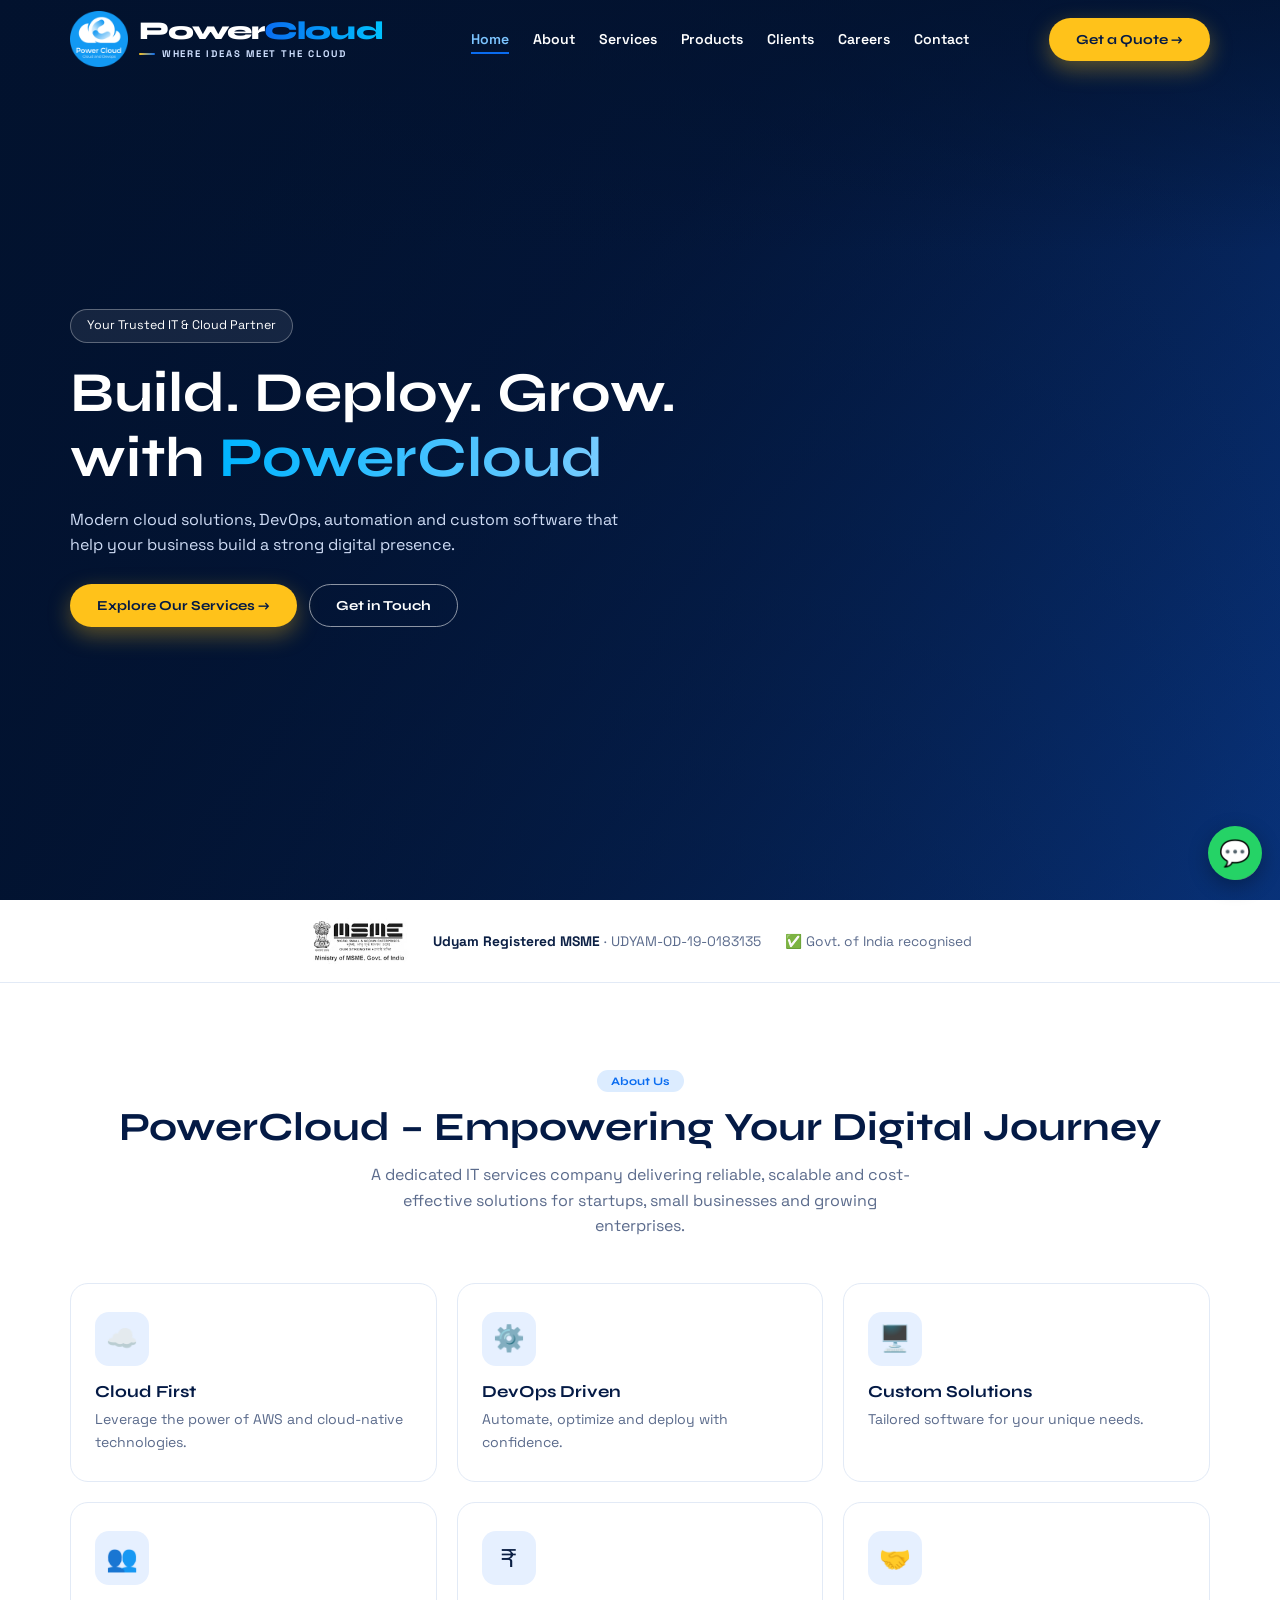
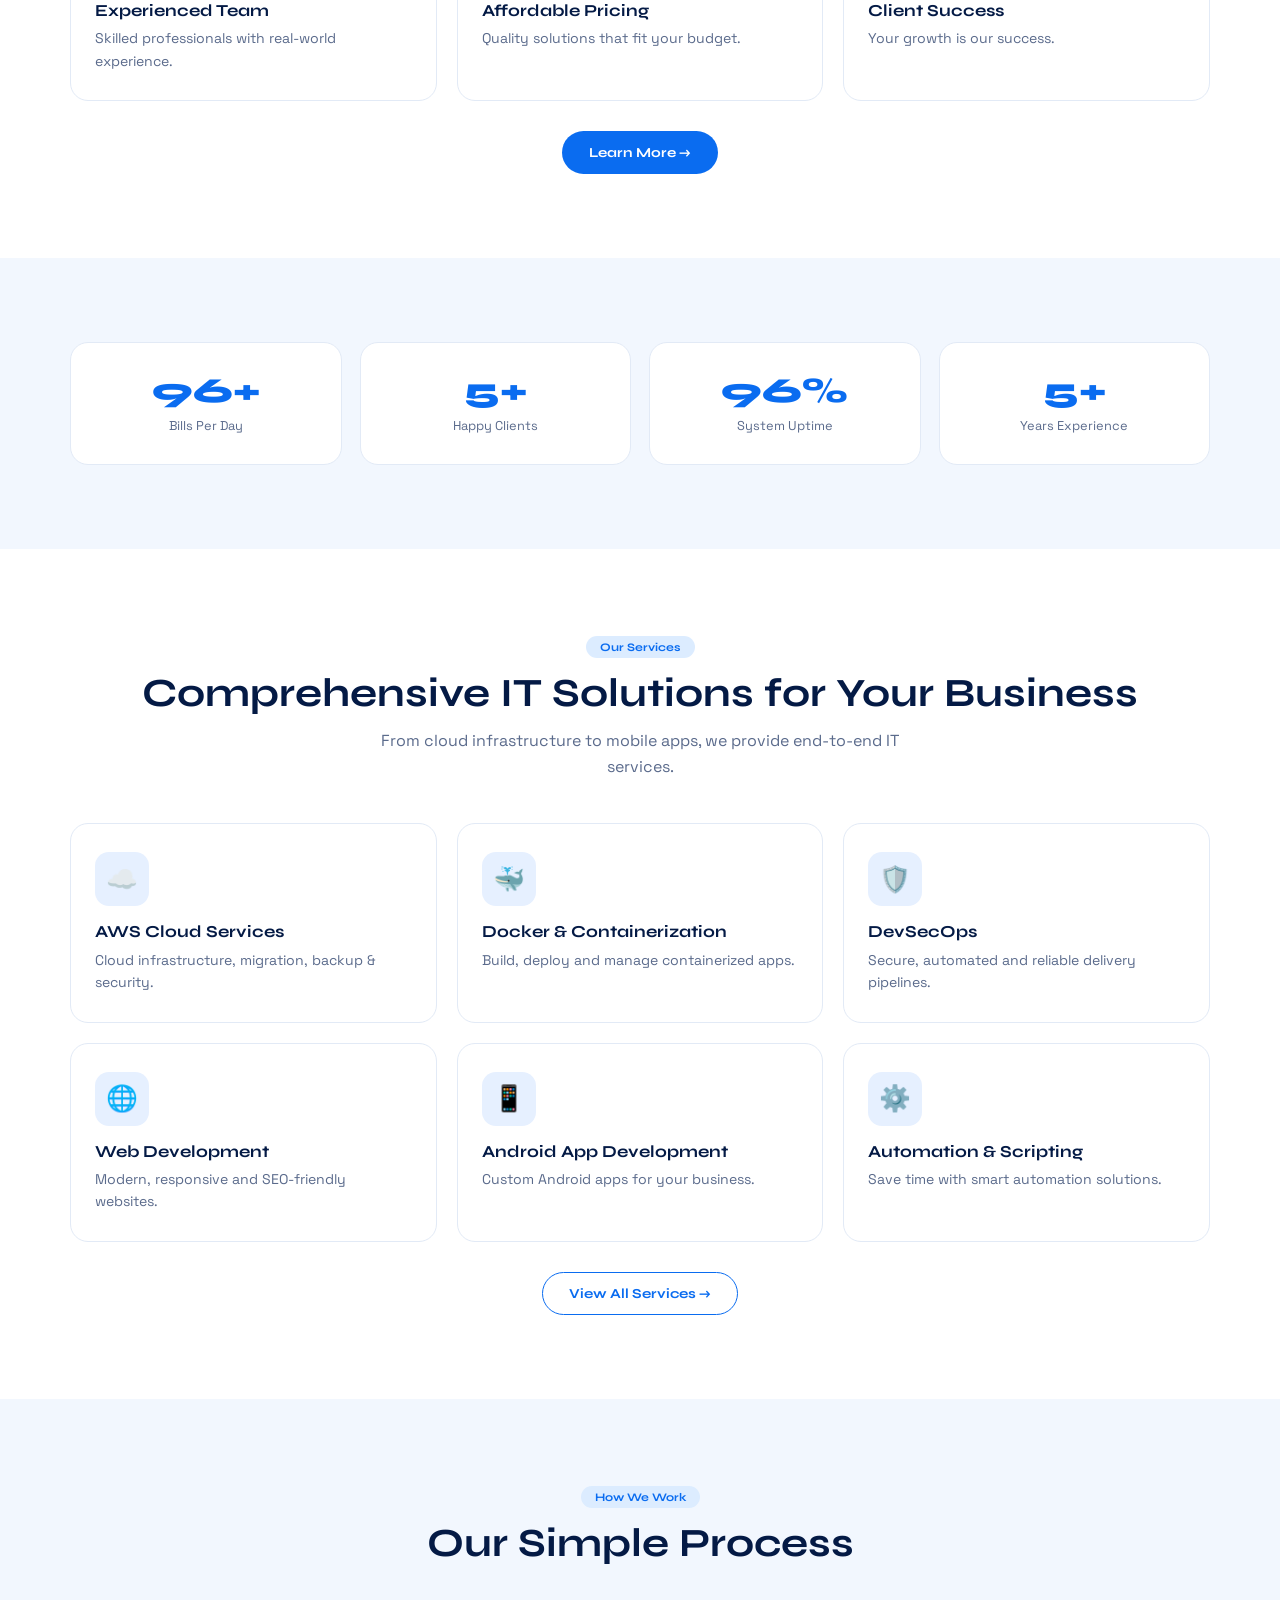
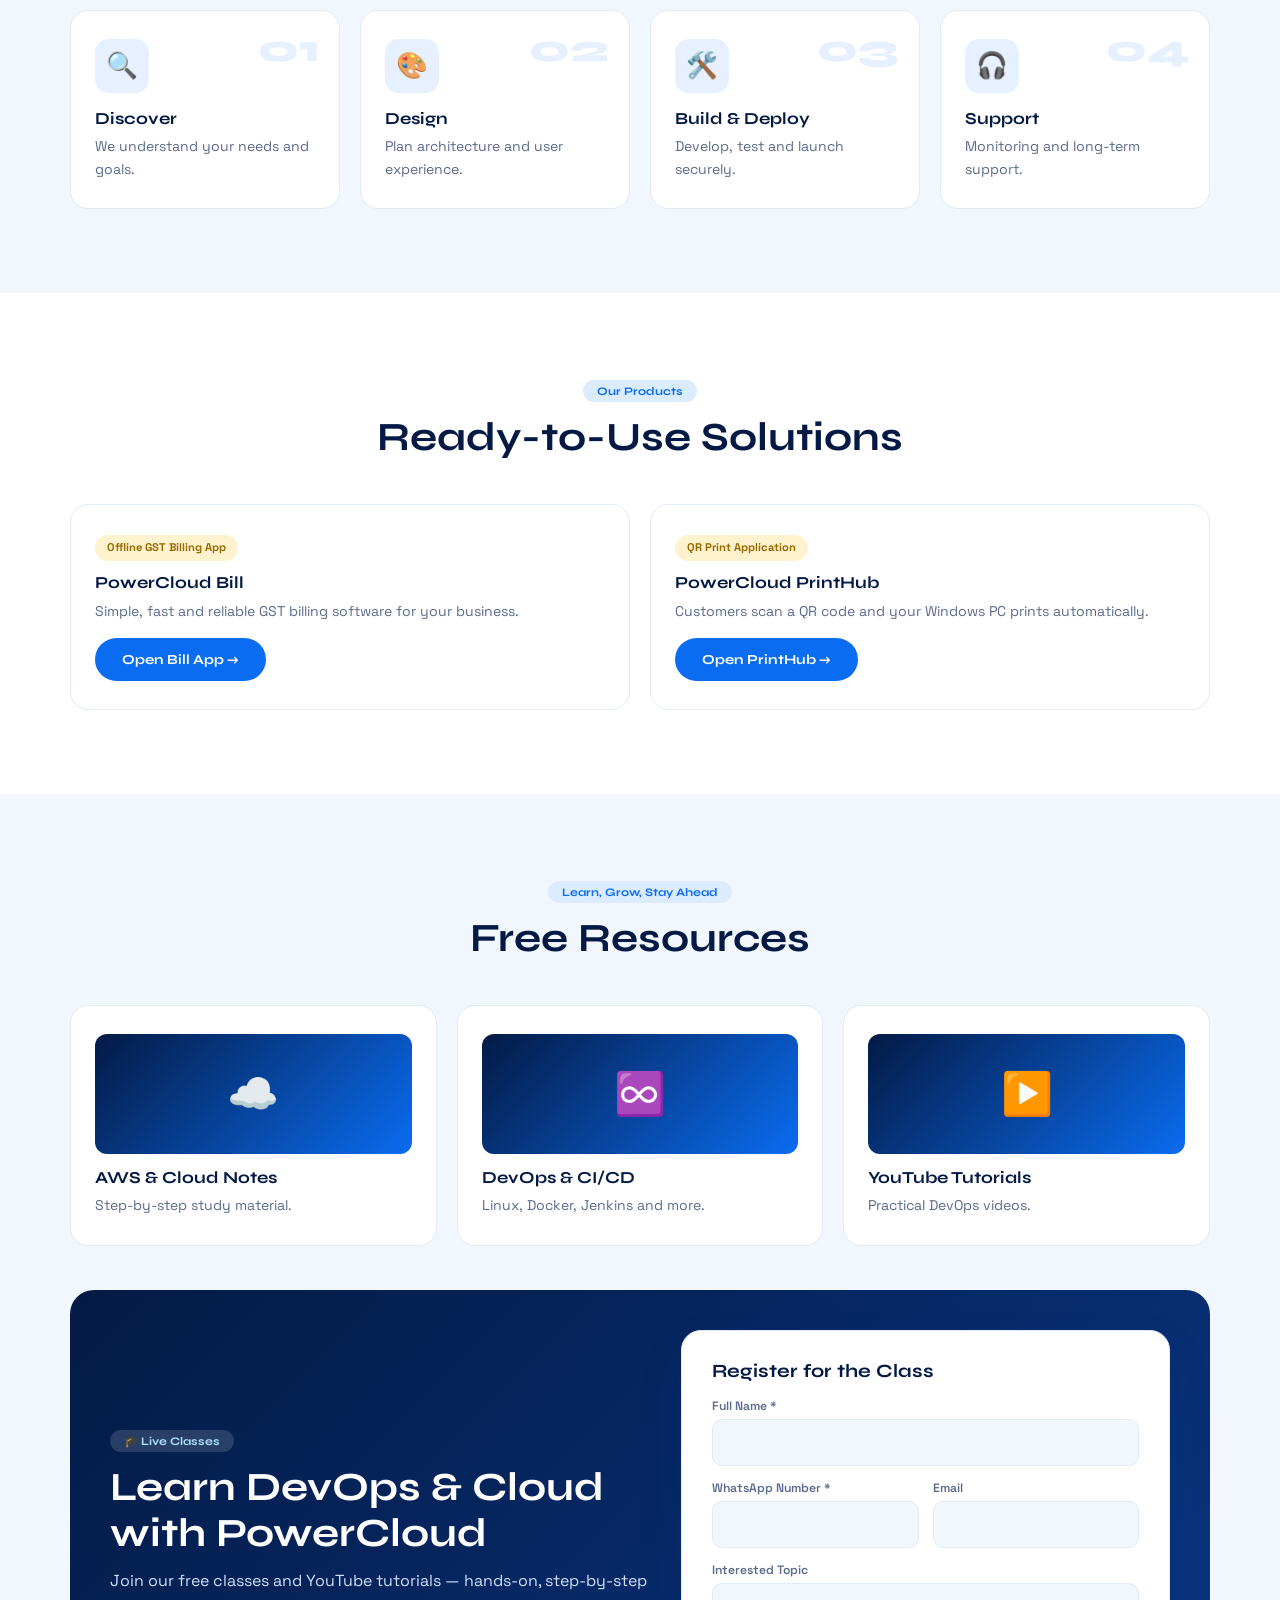
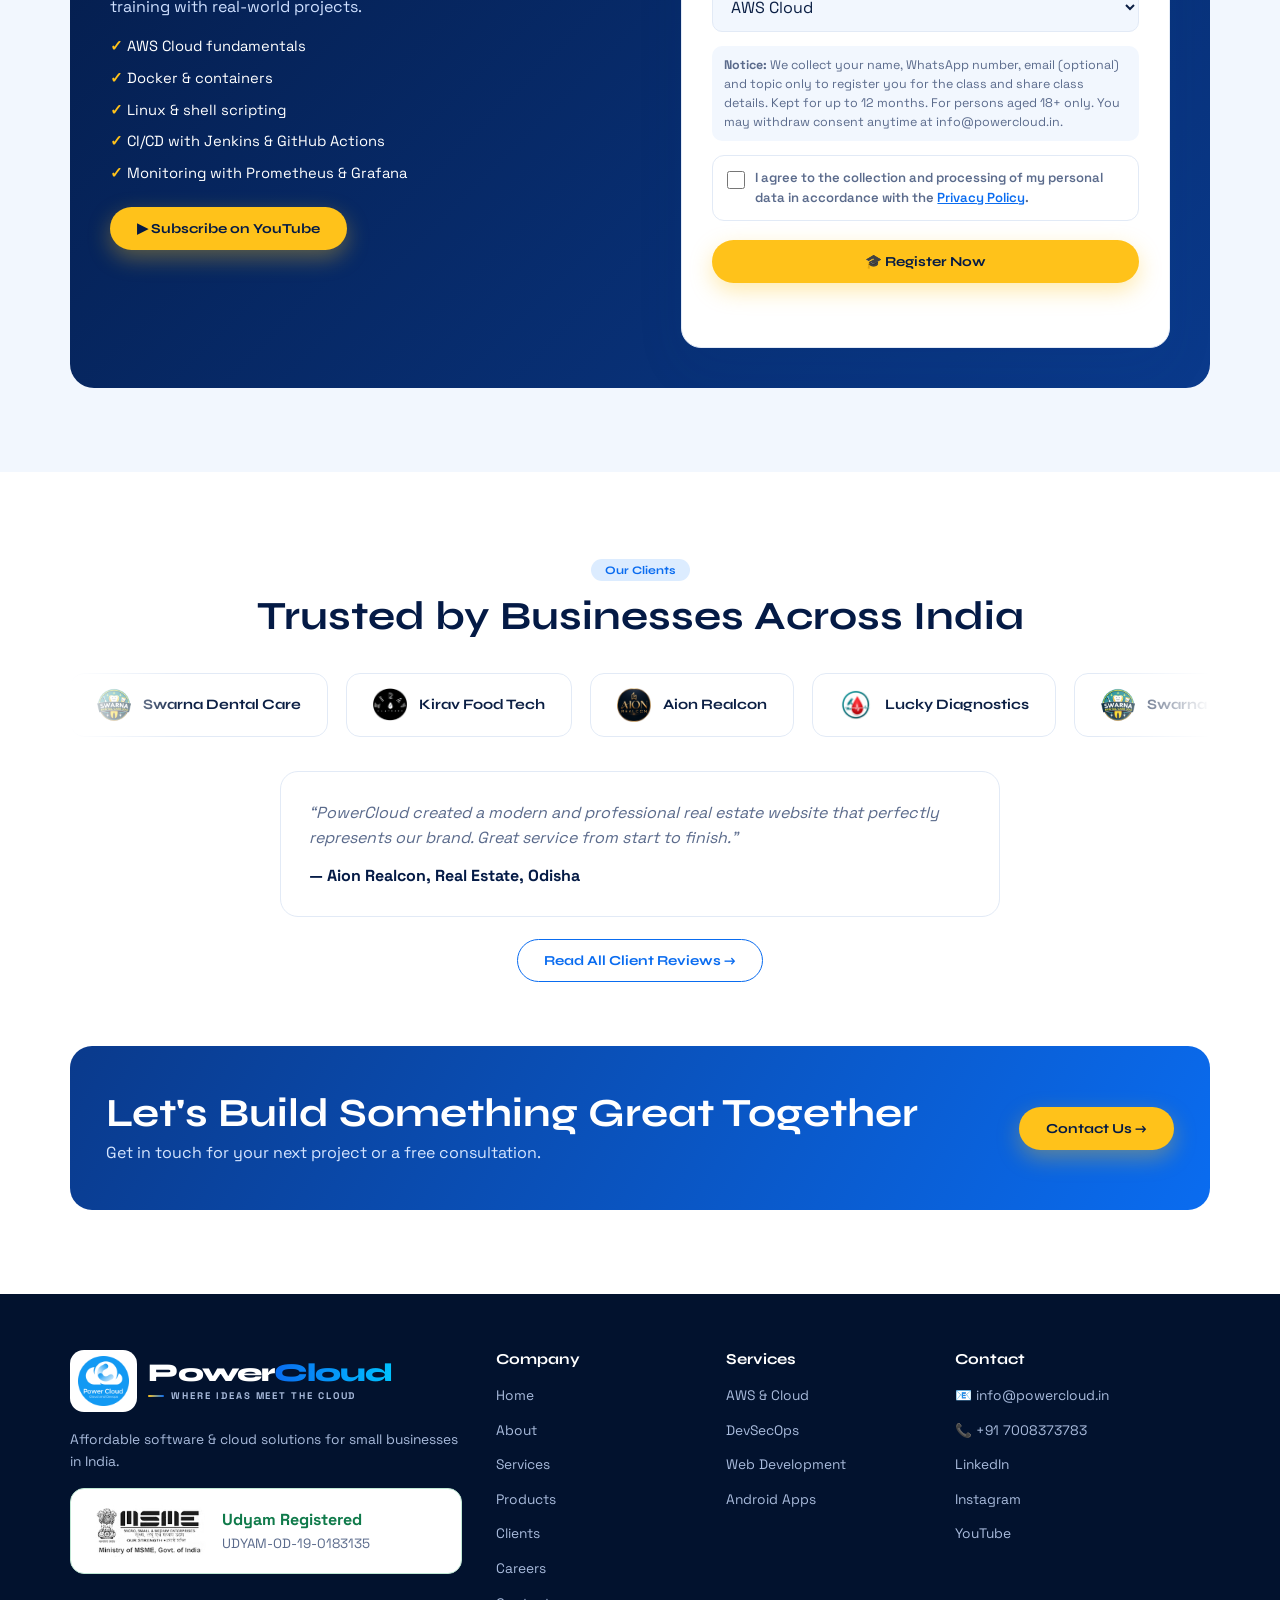
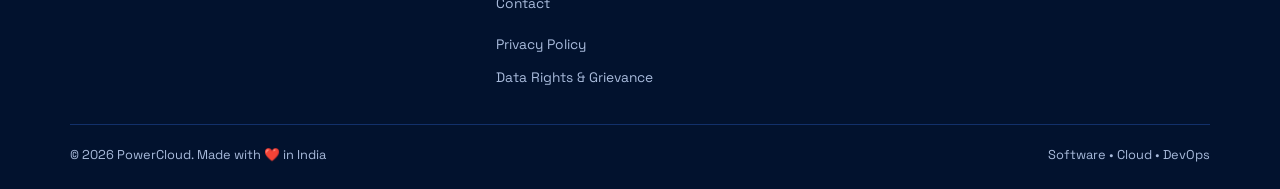
<file: index.html>
<!DOCTYPE html><html lang="en"><head><meta charset="UTF-8"><meta name="viewport" content="width=device-width, initial-scale=1.0">
<title>PowerCloud | Software Development, Cloud Solutions, DevOps, GST Billing &amp; PrintHub</title>
<meta name="title" content="PowerCloud | Software Development, Cloud Solutions, DevOps, GST Billing &amp; PrintHub">
<meta name="description" content="PowerCloud provides affordable software development, cloud solutions, DevOps consulting, AWS automation, business websites, GST billing software, inventory management, PowerCloud Bill App, PowerCloud PrintHub, and digital solutions for startups, freelancers, shops, and businesses across India.">
<meta name="keywords" content="PowerCloud, software company India, software development, web development, cloud solutions, AWS, DevOps, DevOps consulting, cloud consulting, automation, website development, billing software, GST billing software, inventory management software, PowerCloud Bill App, PowerCloud PrintHub, QR printing software, printing software, desktop application, business software, affordable software company, startup software, IT company India">
<meta name="author" content="PowerCloud">
<meta name="robots" content="index, follow, max-image-preview:large, max-snippet:-1, max-video-preview:-1">
<meta name="language" content="English"><meta name="distribution" content="global"><meta name="rating" content="general">
<link rel="canonical" href="https://powercloud.in/">
<link rel="icon" type="image/png" href="https://powercloud.in/images/powercloud_logo.png">
<meta property="og:type" content="website"><meta property="og:site_name" content="PowerCloud"><meta property="og:url" content="https://powercloud.in/">
<meta property="og:title" content="PowerCloud | Affordable Software &amp; Cloud Solutions">
<meta property="og:description" content="Affordable software development, DevOps, cloud solutions, business websites, GST billing software, PowerCloud Bill App, PowerCloud PrintHub and automation services for businesses across India.">
<meta property="og:image" content="https://powercloud.in/images/powercloud_logo.png"><meta property="og:image:width" content="512"><meta property="og:image:height" content="512"><meta property="og:image:alt" content="PowerCloud Logo">
<meta name="twitter:card" content="summary_large_image"><meta name="twitter:title" content="PowerCloud | Affordable Software &amp; Cloud Solutions">
<meta name="twitter:description" content="Software Development, DevOps, Cloud Solutions, GST Billing Software, PowerCloud Bill App and PowerCloud PrintHub.">
<meta name="twitter:image" content="https://powercloud.in/images/powercloud_logo.png">
<meta name="theme-color" content="#2563eb"><link href="https://fonts.googleapis.com/css2?family=Space+Grotesk:wght@300;400;500;600;700&family=Syne:wght@400;600;700;800&display=swap" rel="stylesheet"/><link rel="stylesheet" href="assets/style.css"><script type="application/ld+json">{"@context":"https://schema.org","@type":"Organization","name":"PowerCloud","url":"https://powercloud.in/","logo":"https://powercloud.in/images/powercloud_logo.png","description":"PowerCloud provides affordable software development, cloud solutions, DevOps consulting, AWS automation, website development, GST billing software, PowerCloud Bill App, PowerCloud PrintHub and business automation solutions.","telephone":"+917008373783","email":"info@powercloud.in","sameAs":["https://www.instagram.com/powercloud_india?igsh=MWJpaGIzNHU2ZGswcw%3D%3D&utm_source=qr","https://www.facebook.com/people/PowerCloud/61591179590562/","https://share.google/Z8iedWNmjmBTJV5jh","https://www.linkedin.com/company/powercloud-in/","https://www.youtube.com/@PowerCloud-cn6yg"]}</script><style>
/* Home only: full-screen video behind a transparent menu; menu turns white on scroll */
nav{position:fixed;left:0;right:0;top:0;background:transparent;border-bottom:1px solid transparent;backdrop-filter:none;transition:background .35s,box-shadow .35s,border-color .35s}
nav.sc{background:rgba(255,255,255,.96);backdrop-filter:blur(12px);border-bottom-color:var(--bd);box-shadow:0 6px 24px rgba(10,40,100,.1)}
nav:not(.sc) .bt2 b{color:#fff}nav:not(.sc) .bt2 small{color:#cfe0ff}nav:not(.sc) .ham{color:#fff}
.vh{height:100vh;height:100svh;min-height:560px}.vh .c{padding-top:96px}
.vh .tx{max-width:900px}.vh h1{font-size:clamp(2rem,4.4vw,3.6rem)}
.ov{background:linear-gradient(180deg,rgba(2,18,46,.75),transparent 28%),linear-gradient(90deg,rgba(2,18,46,.88),rgba(2,18,46,.55) 55%,rgba(2,18,46,.2))}
@media(min-width:901px){nav:not(.sc) .lk a{color:#fff}nav:not(.sc) .lk a.on{color:#7cc4ff}}
@media(max-width:900px){.vh{height:100vh;height:100svh}.vh .c{padding-top:84px}.ov{background:rgba(2,18,46,.72)}}
</style></head><body>
<nav><div class="c"><a class="brand" href="./"><img src="images/powercloud_logo.png" alt="PowerCloud logo"><span class="bt2"><b>Power<em>Cloud</em></b><small>Where Ideas Meet the Cloud</small></span></a><ul class="lk"><li><a href="./" class=on>Home</a></li><li><a href="./about/">About</a></li><li><a href="./services/">Services</a></li><li><a href="./products/">Products</a></li><li><a href="./clients/">Clients</a></li><li><a href="./careers/">Careers</a></li><li><a href="./contact/">Contact</a></li></ul>
<a class="btn bp nb" href="./contact/">Get a Quote →</a><button class="ham" aria-label="Menu">☰</button></div></nav>
<section class="hero vh"><video class="bgv" autoplay muted loop playsinline preload="auto"><source src="images/video.mp4" type="video/mp4"></video><div class="ov"></div>
<div class="c"><div class="tx"><span class="pill">Your Trusted IT &amp; Cloud Partner</span><h1>Build. Deploy. Grow.<br>with <b>PowerCloud</b></h1><p class="sub">Modern cloud solutions, DevOps, automation and custom software that help your business build a strong digital presence.</p>
<div class="bt"><a class="btn bp" href="./services/">Explore Our Services →</a><a class="btn bg" href="./contact/">Get in Touch</a></div></div></div>
<button class="mt" aria-label="Turn sound on or off">🔇</button></section><div class="tr"><div class="c"><img src="images/udyam_logo.png" alt="Udyam Registration - MSME, Government of India"><span><b>Udyam Registered MSME</b> · UDYAM-OD-19-0183135</span><span>✅ Govt. of India recognised</span></div></div>
<section class="s"><div class="c"><div class="ct rv"><span class="lb">About Us</span><h2>PowerCloud – Empowering Your Digital Journey</h2><p class="sub">A dedicated IT services company delivering reliable, scalable and cost-effective solutions for startups, small businesses and growing enterprises.</p></div>
<div class="gr g3"><div class="cd rv"><div class="ic">☁️</div><h3>Cloud First</h3><p>Leverage the power of AWS and cloud-native technologies.</p></div><div class="cd rv"><div class="ic">⚙️</div><h3>DevOps Driven</h3><p>Automate, optimize and deploy with confidence.</p></div><div class="cd rv"><div class="ic"></>🖥️</div><h3>Custom Solutions</h3><p>Tailored software for your unique needs.</p></div><div class="cd rv"><div class="ic">👥</div><h3>Experienced Team</h3><p>Skilled professionals with real-world experience.</p></div><div class="cd rv"><div class="ic">₹</div><h3>Affordable Pricing</h3><p>Quality solutions that fit your budget.</p></div><div class="cd rv"><div class="ic">🤝</div><h3>Client Success</h3><p>Your growth is our success.</p></div></div>
<p class="ct" style="margin-top:30px"><a class="btn bb" href="./about/">Learn More →</a></p></div></section>
<section class="s alt"><div class="c"><div class="st4 rv"><div><b data-n="120" data-s="+">0</b><span>Bills Per Day</span></div><div><b data-n="5" data-s="+">0</b><span>Happy Clients</span></div><div><b data-n="99" data-s="%">0</b><span>System Uptime</span></div><div><b data-n="5" data-s="+">0</b><span>Years Experience</span></div></div></div></section>
<section class="s"><div class="c"><div class="ct rv"><span class="lb">Our Services</span><h2>Comprehensive IT Solutions for Your Business</h2><p class="sub">From cloud infrastructure to mobile apps, we provide end-to-end IT services.</p></div>
<div class="gr g3"><div class="cd rv"><div class="ic">☁️</div><h3>AWS Cloud Services</h3><p>Cloud infrastructure, migration, backup & security.</p></div><div class="cd rv"><div class="ic">🐳</div><h3>Docker & Containerization</h3><p>Build, deploy and manage containerized apps.</p></div><div class="cd rv"><div class="ic">🛡️</div><h3>DevSecOps</h3><p>Secure, automated and reliable delivery pipelines.</p></div><div class="cd rv"><div class="ic">🌐</div><h3>Web Development</h3><p>Modern, responsive and SEO-friendly websites.</p></div><div class="cd rv"><div class="ic">📱</div><h3>Android App Development</h3><p>Custom Android apps for your business.</p></div><div class="cd rv"><div class="ic">⚙️</div><h3>Automation & Scripting</h3><p>Save time with smart automation solutions.</p></div></div><p class="ct" style="margin-top:30px"><a class="btn bo" href="./services/">View All Services →</a></p></div></section>
<section class="s alt"><div class="c"><div class="ct rv"><span class="lb">How We Work</span><h2>Our Simple Process</h2></div><div class="gr g4 steps">
<div class="cd rv"><div class="ic">🔍</div><h3>Discover</h3><p>We understand your needs and goals.</p></div><div class="cd rv"><div class="ic">🎨</div><h3>Design</h3><p>Plan architecture and user experience.</p></div><div class="cd rv"><div class="ic">🛠️</div><h3>Build &amp; Deploy</h3><p>Develop, test and launch securely.</p></div><div class="cd rv"><div class="ic">🎧</div><h3>Support</h3><p>Monitoring and long-term support.</p></div></div></div></section>
<section class="s"><div class="c"><div class="ct rv"><span class="lb">Our Products</span><h2>Ready-to-Use Solutions</h2></div><div class="gr g2">
<div class="cd rv"><span class="tag">Offline GST Billing App</span><h3>PowerCloud Bill</h3><p>Simple, fast and reliable GST billing software for your business.</p><p style="margin-top:16px"><a class="btn bb" href="https://bill.powercloud.in/" target="_blank" rel="noopener">Open Bill App →</a></p></div>
<div class="cd rv"><span class="tag">QR Print Application</span><h3>PowerCloud PrintHub</h3><p>Customers scan a QR code and your Windows PC prints automatically.</p><p style="margin-top:16px"><a class="btn bb" href="https://printhub.powercloud.in/" target="_blank" rel="noopener">Open PrintHub →</a></p></div></div></div></section>
<section class="s alt"><div class="c"><div class="ct rv"><span class="lb">Learn, Grow, Stay Ahead</span><h2>Free Resources</h2></div><div class="gr g3">
<a class="cd rv" href="https://sites.google.com/view/powercloud/" target="_blank" rel="noopener"><div class="th">☁️</div><h3>AWS &amp; Cloud Notes</h3><p>Step-by-step study material.</p></a><a class="cd rv" href="https://sites.google.com/view/powercloud/" target="_blank" rel="noopener"><div class="th">♾️</div><h3>DevOps &amp; CI/CD</h3><p>Linux, Docker, Jenkins and more.</p></a><a class="cd rv" href="https://www.youtube.com/@PowerCloud-cn6yg" target="_blank" rel="noopener"><div class="th">▶️</div><h3>YouTube Tutorials</h3><p>Practical DevOps videos.</p></a></div><div class="cls rv"><div><span class="lb" style="background:rgba(255,255,255,.14);color:#aee0ff">🎓 Live Classes</span><h2 style="color:#fff">Learn DevOps &amp; Cloud with PowerCloud</h2><p style="color:#cfe0ff">Join our free classes and YouTube tutorials — hands-on, step-by-step training with real-world projects.</p>
<ul><li>AWS Cloud fundamentals</li><li>Docker &amp; containers</li><li>Linux &amp; shell scripting</li><li>CI/CD with Jenkins &amp; GitHub Actions</li><li>Monitoring with Prometheus &amp; Grafana</li></ul><a class="btn bp" href="https://www.youtube.com/@PowerCloud-cn6yg" target="_blank" rel="noopener">▶ Subscribe on YouTube</a></div>
<form data-sheet="Class Registrations"><h3>Register for the Class</h3><div><label>Full Name *</label><input name="name" required></div><div class="r2"><div><label>WhatsApp Number *</label><input name="phone" type="tel" required></div><div><label>Email</label><input name="email" type="email"></div></div>
<div><label>Interested Topic</label><select name="service"><option>AWS Cloud</option><option>DevOps &amp; CI/CD</option><option>Docker &amp; Containers</option><option>Linux</option><option>Not sure yet</option></select></div><input class="hp" name="website" tabindex="-1" autocomplete="off">
<p class="nt"><b>Notice:</b> We collect your name, WhatsApp number, email (optional) and topic only to register you for the class and share class details. Kept for up to 12 months. For persons aged 18+ only. You may withdraw consent anytime at info@powercloud.in.</p>
<label class="ck"><input type="checkbox" name="consent" value="yes" required><span>I agree to the collection and processing of my personal data in accordance with the <a href="privacy-policy/" target="_blank" rel="noopener">Privacy Policy</a>.</span></label>
<button class="btn bp" type="submit">🎓 Register Now</button><div class="fm"></div></form></div></div></section>
<section class="s"><div class="c"><div class="ct rv"><span class="lb">Our Clients</span><h2>Trusted by Businesses Across India</h2></div>
<div class="mq"><div><a href="https://swarnadentalcare.in/" target="_blank" rel="noopener"><img src="images/sd_logo.png" alt="Swarna Dental Care logo">Swarna Dental Care</a><a href="https://kiravfoodtech.com/" target="_blank" rel="noopener"><img src="images/kft_logo.png" alt="Kirav Food Tech logo">Kirav Food Tech</a><a href="https://aionrealcon.com/" target="_blank" rel="noopener"><img src="images/ar_logo.png" alt="Aion Realcon logo">Aion Realcon</a><a href="https://luckydiagnostics.com/" target="_blank" rel="noopener"><img src="images/logo_ld.png" alt="Lucky Diagnostics logo">Lucky Diagnostics</a><a href="https://swarnadentalcare.in/" target="_blank" rel="noopener"><img src="images/sd_logo.png" alt="Swarna Dental Care logo">Swarna Dental Care</a><a href="https://kiravfoodtech.com/" target="_blank" rel="noopener"><img src="images/kft_logo.png" alt="Kirav Food Tech logo">Kirav Food Tech</a><a href="https://aionrealcon.com/" target="_blank" rel="noopener"><img src="images/ar_logo.png" alt="Aion Realcon logo">Aion Realcon</a><a href="https://luckydiagnostics.com/" target="_blank" rel="noopener"><img src="images/logo_ld.png" alt="Lucky Diagnostics logo">Lucky Diagnostics</a></div></div>
<div class="quote rv">“PowerCloud created a modern and professional real estate website that perfectly represents our brand. Great service from start to finish.”<b>— Aion Realcon, Real Estate, Odisha</b></div><p class="ct" style="margin-top:22px"><a class="btn bo" href="./clients/">Read All Client Reviews →</a></p><div class="bn rv"><div><h2>Let's Build Something Great Together</h2><p>Get in touch for your next project or a free consultation.</p></div><a class="btn bp" href="./contact/">Contact Us →</a></div></div></section>
<footer><div class="c"><div class="fg"><div><a class="brand" href="./" style="margin-bottom:16px"><span class="lg"><img src="images/powercloud_logo.png" alt="PowerCloud logo"></span><span class="bt2"><b>Power<em>Cloud</em></b><small>Where Ideas Meet the Cloud</small></span></a><p>Affordable software &amp; cloud solutions for small businesses in India.</p>
<div class="udy" style="background:#fff;margin-top:16px"><img src="images/udyam_logo.png" alt="Udyam Registration - MSME, Government of India"><div><b>Udyam Registered</b><span>UDYAM-OD-19-0183135</span></div></div></div>
<div><h4>Company</h4><ul><li><a href="./">Home</a></li><li><a href="./about/">About</a></li><li><a href="./services/">Services</a></li><li><a href="./products/">Products</a></li><li><a href="./clients/">Clients</a></li><li><a href="./careers/">Careers</a></li><li><a href="./contact/">Contact</a></li><li></li><a href="./privacy-policy/">Privacy Policy</a></li><li><a href="./data-request/">Data Rights &amp; Grievance</a></li></ul></div>
<div><h4>Services</h4><ul><li><a href="./services/">AWS &amp; Cloud</a></li><li><a href="./services/">DevSecOps</a></li><li><a href="./services/">Web Development</a></li><li><a href="./services/">Android Apps</a></li></ul></div>
<div><h4>Contact</h4><ul><li><a href="mailto:info@powercloud.in">📧 info@powercloud.in</a></li><li><a href="tel:+917008373783">📞 +91 7008373783</a></li><li><a href="https://www.linkedin.com/company/powercloud-in/" target="_blank" rel="noopener">LinkedIn</a></li><li><a href="https://www.instagram.com/powercloud_india" target="_blank" rel="noopener">Instagram</a></li><li><a href="https://www.youtube.com/@PowerCloud-cn6yg" target="_blank" rel="noopener">YouTube</a></li></ul></div></div>
<div class="fb"><span>© <span id="yr"></span> PowerCloud. Made with ❤️ in India</span><span>Software • Cloud • DevOps</span></div></div></footer>
<a class="fab" href="https://wa.me/917008373783" target="_blank" rel="noopener" title="WhatsApp">💬</a><script src="assets/site.js"></script><script>(function(){var n=document.querySelector("nav");function f(){n.classList.toggle("sc",window.scrollY>40)}addEventListener("scroll",f,{passive:true});f()})()</script></body></html>
</file>
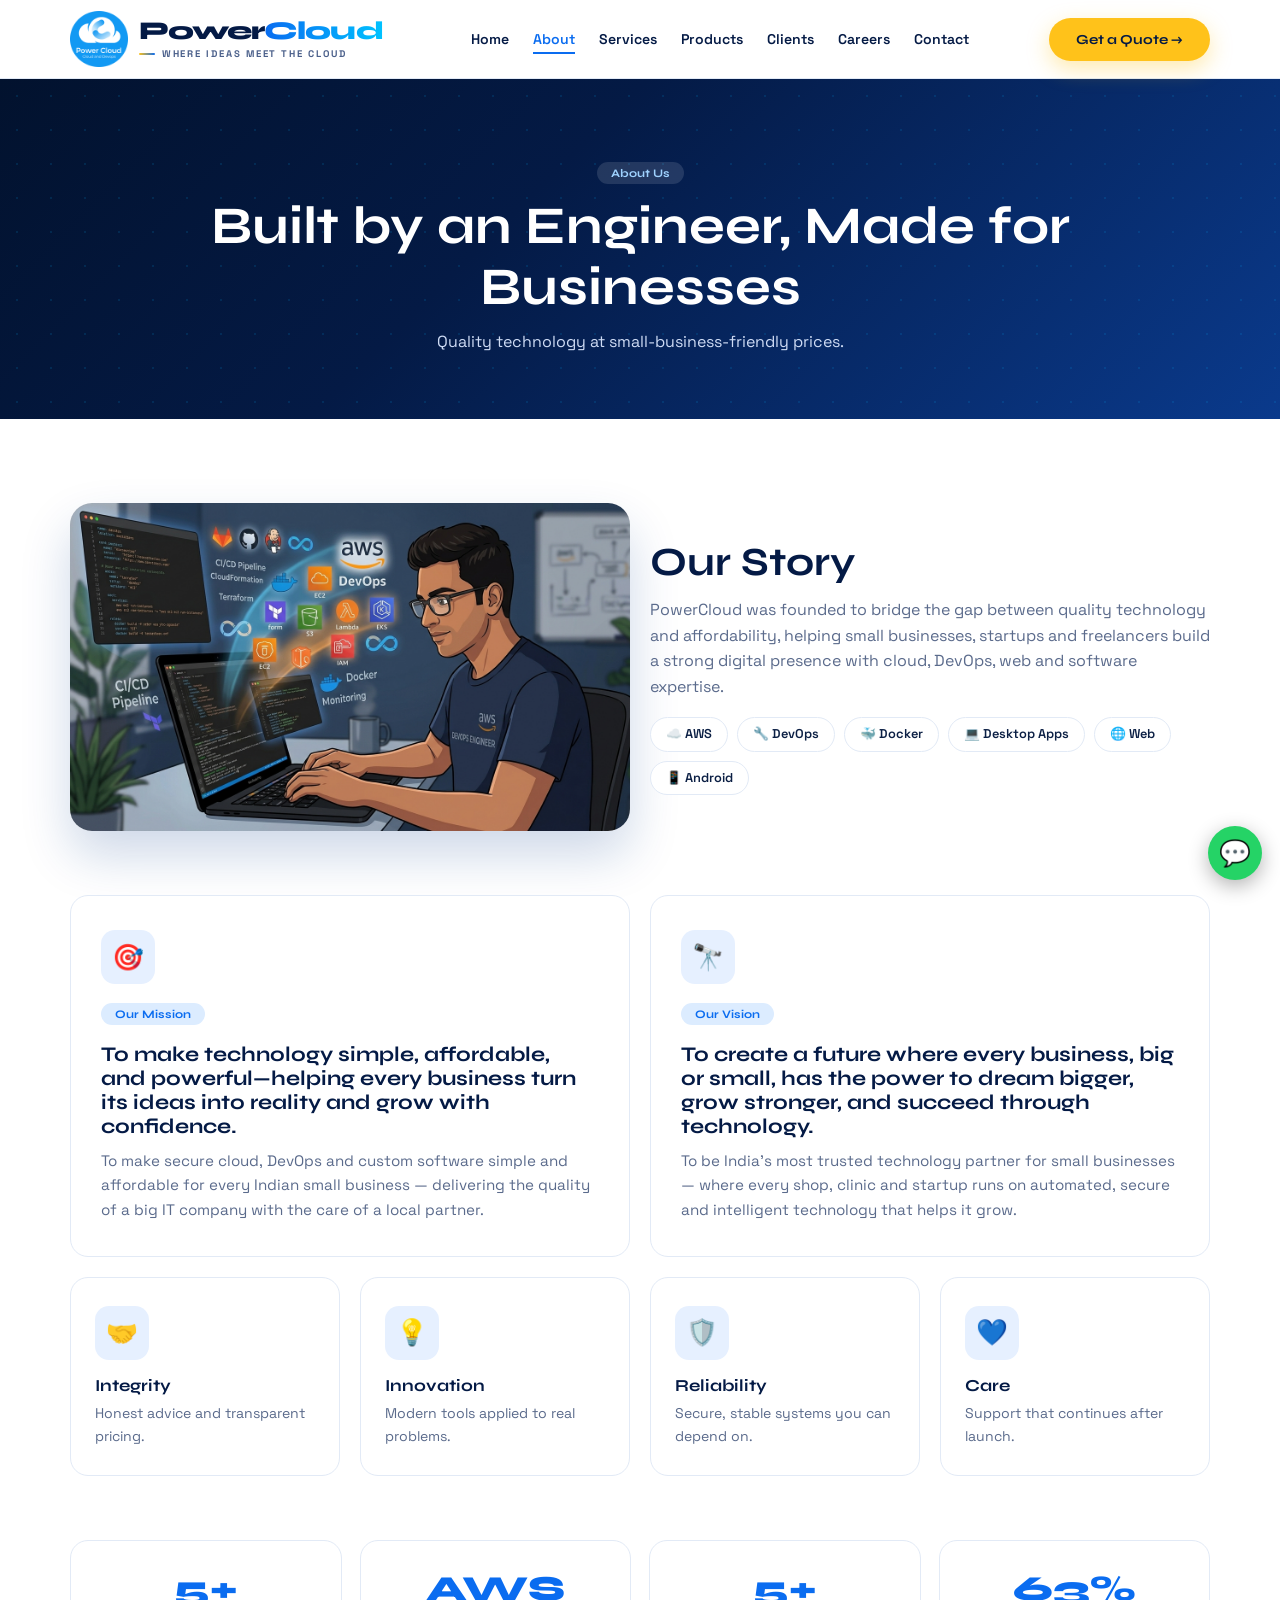
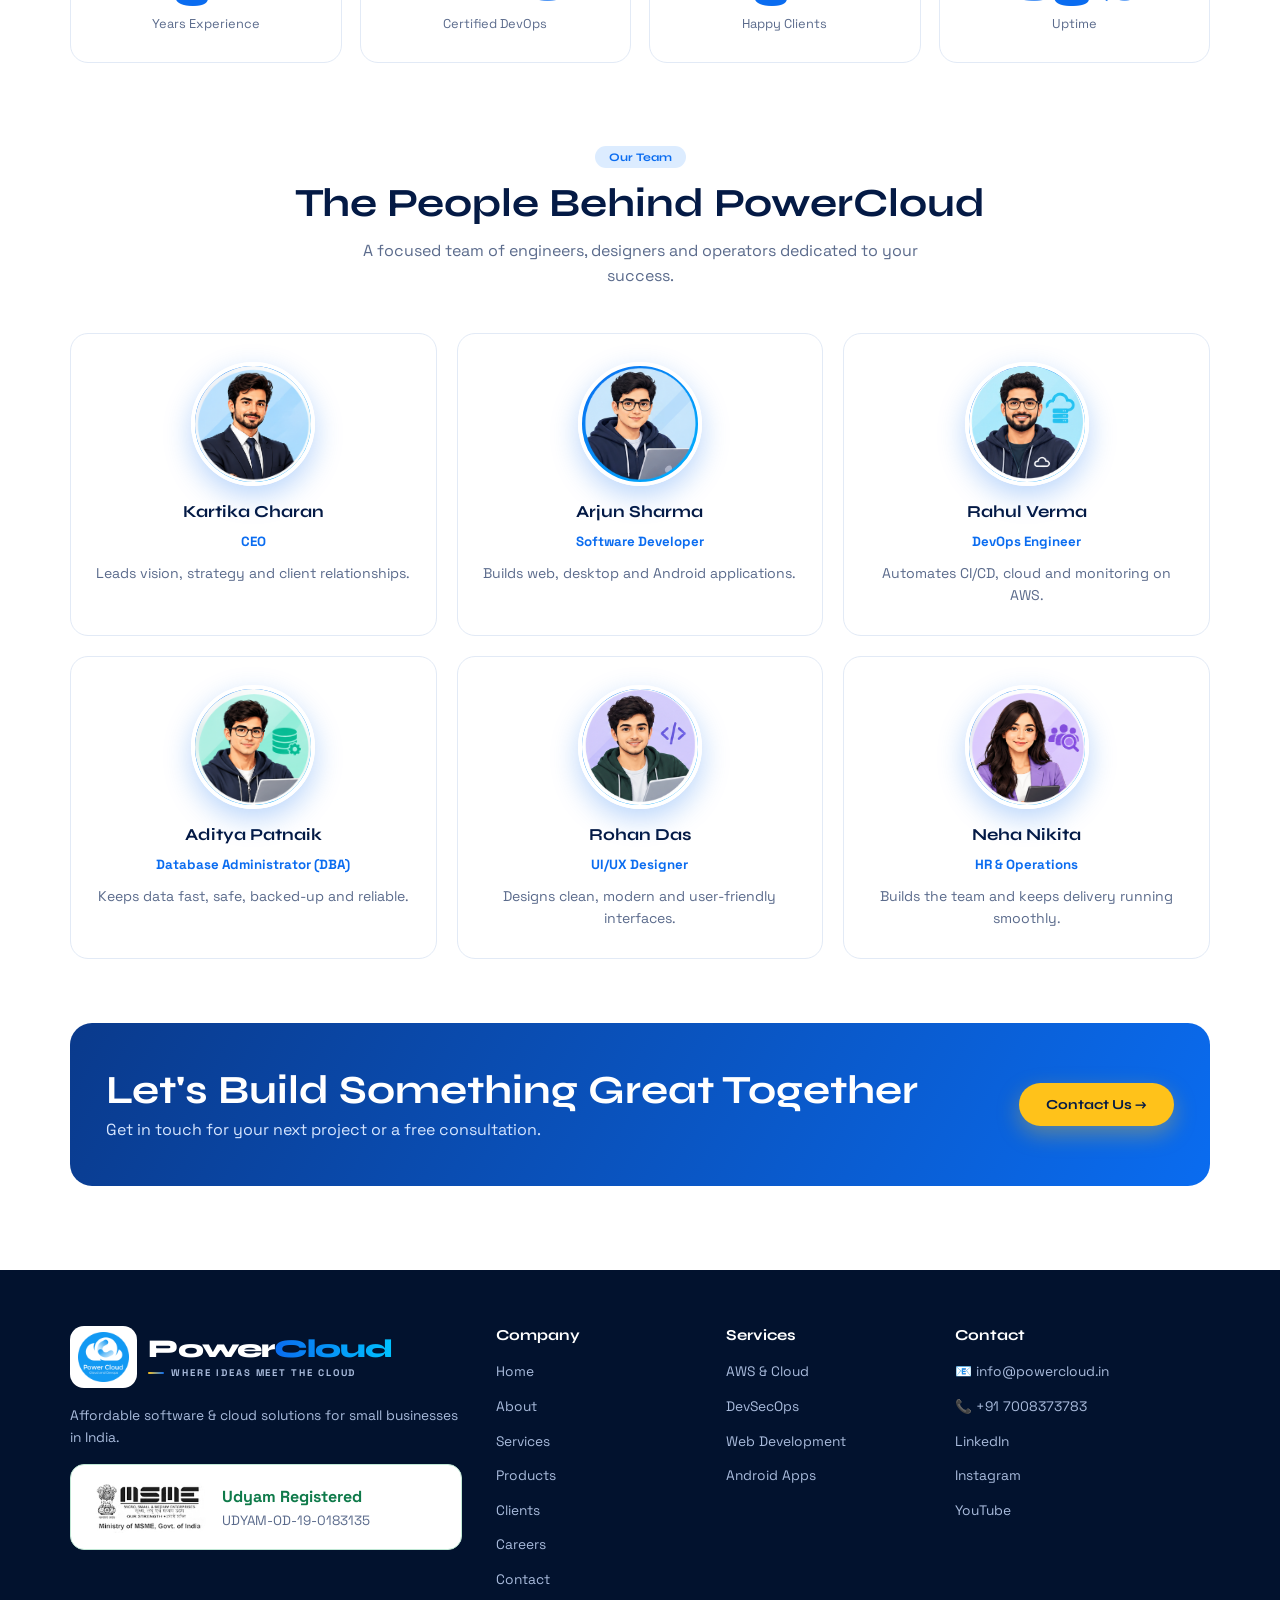
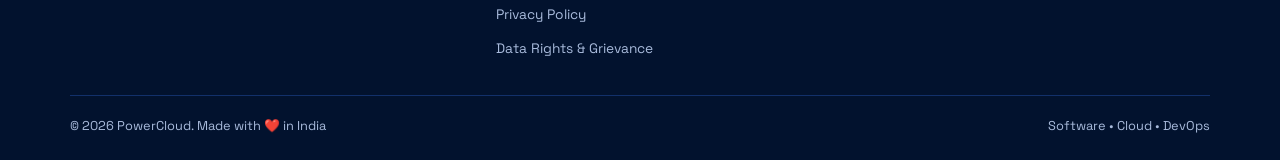
<file: about/index.html>
<!DOCTYPE html><html lang="en"><head><meta charset="UTF-8"><meta name="viewport" content="width=device-width, initial-scale=1.0">
<title>About PowerCloud | Leading IT & Cloud Solutions Provider in India</title><meta name="description" content="PowerCloud is an Udyam registered IT company offering affordable cloud, DevOps, web and software solutions for small businesses, startups and freelancers."><meta name="keywords" content="about PowerCloud, Udyam registered IT company, software company India, AWS DevOps engineer">
<meta name="author" content="PowerCloud"><meta name="robots" content="index, follow, max-image-preview:large"><link rel="canonical" href="https://powercloud.in/about/">
<link rel="icon" type="image/png" href="https://powercloud.in/images/powercloud_logo.png">
<meta property="og:type" content="website"><meta property="og:site_name" content="PowerCloud"><meta property="og:url" content="https://powercloud.in/about/"><meta property="og:title" content="About PowerCloud | Leading IT & Cloud Solutions Provider in India"><meta property="og:description" content="PowerCloud is an Udyam registered IT company offering affordable cloud, DevOps, web and software solutions for small businesses, startups and freelancers."><meta property="og:image" content="https://powercloud.in/images/powercloud_logo.png">
<meta name="twitter:card" content="summary_large_image"><meta name="twitter:title" content="About PowerCloud | Leading IT & Cloud Solutions Provider in India"><meta name="twitter:description" content="PowerCloud is an Udyam registered IT company offering affordable cloud, DevOps, web and software solutions for small businesses, startups and freelancers."><meta name="theme-color" content="#2563eb"><link href="https://fonts.googleapis.com/css2?family=Space+Grotesk:wght@300;400;500;600;700&family=Syne:wght@400;600;700;800&display=swap" rel="stylesheet"/><link rel="stylesheet" href="../assets/style.css"></head><body>
<nav><div class="c"><a class="brand" href="../"><img src="../images/powercloud_logo.png" alt="PowerCloud logo"><span class="bt2"><b>Power<em>Cloud</em></b><small>Where Ideas Meet the Cloud</small></span></a><ul class="lk"><li><a href="../">Home</a></li><li><a href="../about/" class=on>About</a></li><li><a href="../services/">Services</a></li><li><a href="../products/">Products</a></li><li><a href="../clients/">Clients</a></li><li><a href="../careers/">Careers</a></li><li><a href="../contact/">Contact</a></li></ul>
<a class="btn bp nb" href="../contact/">Get a Quote →</a><button class="ham" aria-label="Menu">☰</button></div></nav>
<header class="ph"><div class="c"><span class="lb">About Us</span><h1>Built by an Engineer, Made for Businesses</h1><p class="sub">Quality technology at small-business-friendly prices.</p></div></header><section class="s"><div class="c"><div class="gr g2" style="margin-top:0;align-items:center"><div class="rv"><img src="../images/about.jpg" alt="PowerCloud AWS DevOps Engineer" style="border-radius:22px;box-shadow:0 24px 50px rgba(10,60,140,.2)"></div>
<div class="rv"><h2>Our Story</h2><p class="sub">PowerCloud was founded to bridge the gap between quality technology and affordability, helping small businesses, startups and freelancers build a strong digital presence with cloud, DevOps, web and software expertise.</p>
<div class="pl"><span>☁️ AWS</span><span>🔧 DevOps</span><span>🐳 Docker</span><span>💻 Desktop Apps</span><span>🌐 Web</span><span>📱 Android</span></div></div></div>
<div class="gr g2 rv" style="margin-top:64px"><div class="cd mv"><div class="ic">🎯</div><span class="lb">Our Mission</span><h3>To make technology simple, affordable, and powerful—helping every business turn its ideas into reality and grow with confidence.</h3><p>To make secure cloud, DevOps and custom software simple and affordable for every Indian small business — delivering the quality of a big IT company with the care of a local partner.</p></div>
<div class="cd mv"><div class="ic">🔭</div><span class="lb">Our Vision</span><h3>To create a future where every business, big or small, has the power to dream bigger, grow stronger, and succeed through technology.</h3><p>To be India's most trusted technology partner for small businesses — where every shop, clinic and startup runs on automated, secure and intelligent technology that helps it grow.</p></div></div>
<div class="gr g4" style="margin-top:20px"><div class="cd rv"><div class="ic">🤝</div><h3>Integrity</h3><p>Honest advice and transparent pricing.</p></div><div class="cd rv"><div class="ic">💡</div><h3>Innovation</h3><p>Modern tools applied to real problems.</p></div><div class="cd rv"><div class="ic">🛡️</div><h3>Reliability</h3><p>Secure, stable systems you can depend on.</p></div><div class="cd rv"><div class="ic">💙</div><h3>Care</h3><p>Support that continues after launch.</p></div></div><div class="st4 rv" style="margin-top:64px"><div><b data-n="5" data-s="+">0</b><span>Years Experience</span></div><div><b>AWS</b><span>Certified DevOps</span></div><div><b data-n="5" data-s="+">0</b><span>Happy Clients</span></div><div><b data-n="99" data-s="%">0</b><span>Uptime</span></div></div><div class="ct" style="margin-top:80px"><span class="lb">Our Team</span><h2>The People Behind PowerCloud</h2><p class="sub">A focused team of engineers, designers and operators dedicated to your success.</p></div><div class="gr g3"><div class="cd rv tm"><div class="av">👨‍💼<img src="../images/team/ceo.jpg" alt="CEO &amp; Founder" onerror="this.remove()"></div><h3>Kartika Charan</h3><small>CEO</small><p style="margin-top:8px">Leads vision, strategy and client relationships.</p></div><div class="cd rv tm"><div class="av">👨‍💻<img src="../images/team/developer.jpg" alt="Software Developer" onerror="this.remove()"></div><h3>Arjun Sharma</h3><small>Software Developer</small><p style="margin-top:8px">Builds web, desktop and Android applications.</p></div><div class="cd rv tm"><div class="av">👨‍💻<img src="../images/team/devops.jpg" alt="DevOps Engineer" onerror="this.remove()"></div><h3>Rahul Verma</h3><small>DevOps Engineer</small><p style="margin-top:8px">Automates CI/CD, cloud and monitoring on AWS.</p></div><div class="cd rv tm"><div class="av">👨‍💻<img src="../images/team/dba.jpg" alt="Database Administrator (DBA)" onerror="this.remove()"></div><h3>Aditya Patnaik</h3><small>Database Administrator (DBA)</small><p style="margin-top:8px">Keeps data fast, safe, backed-up and reliable.</p></div><div class="cd rv tm"><div class="av">👨‍💻<img src="../images/team/ui.jpg" alt="UI/UX Designer" onerror="this.remove()"></div><h3>Rohan Das</h3><small>UI/UX Designer</small><p style="margin-top:8px">Designs clean, modern and user-friendly interfaces.</p></div><div class="cd rv tm"><div class="av">👩‍💻<img src="../images/team/hr.jpg" alt="HR &amp; Operations" onerror="this.remove()"></div><h3>Neha Nikita</h3><small>HR &amp; Operations</small><p style="margin-top:8px">Builds the team and keeps delivery running smoothly.</p></div></div><div class="bn rv"><div><h2>Let's Build Something Great Together</h2><p>Get in touch for your next project or a free consultation.</p></div><a class="btn bp" href="../contact/">Contact Us →</a></div></div></section>
<footer><div class="c"><div class="fg"><div><a class="brand" href="../" style="margin-bottom:16px"><span class="lg"><img src="../images/powercloud_logo.png" alt="PowerCloud logo"></span><span class="bt2"><b>Power<em>Cloud</em></b><small>Where Ideas Meet the Cloud</small></span></a><p>Affordable software &amp; cloud solutions for small businesses in India.</p>
<div class="udy" style="background:#fff;margin-top:16px"><img src="../images/udyam_logo.png" alt="Udyam Registration - MSME, Government of India"><div><b>Udyam Registered</b><span>UDYAM-OD-19-0183135</span></div></div></div>
<div><h4>Company</h4><ul><li><a href="../">Home</a></li><li><a href="../about/">About</a></li><li><a href="../services/">Services</a></li><li><a href="../products/">Products</a></li><li><a href="../clients/">Clients</a></li><li><a href="../careers/">Careers</a></li><li><a href="../contact/">Contact</a></li><li><a href="../privacy-policy/">Privacy Policy</a></li><li><a href="../data-request/">Data Rights &amp; Grievance</a></li></ul></div>
<div><h4>Services</h4><ul><li><a href="../services/">AWS &amp; Cloud</a></li><li><a href="../services/">DevSecOps</a></li><li><a href="../services/">Web Development</a></li><li><a href="../services/">Android Apps</a></li></ul></div>
<div><h4>Contact</h4><ul><li><a href="mailto:info@powercloud.in">📧 info@powercloud.in</a></li><li><a href="tel:+917008373783">📞 +91 7008373783</a></li><li><a href="https://www.linkedin.com/company/powercloud-in/" target="_blank" rel="noopener">LinkedIn</a></li><li><a href="https://www.instagram.com/powercloud_india" target="_blank" rel="noopener">Instagram</a></li><li><a href="https://www.youtube.com/@PowerCloud-cn6yg" target="_blank" rel="noopener">YouTube</a></li></ul></div></div>
<div class="fb"><span>© <span id="yr"></span> PowerCloud. Made with ❤️ in India</span><span>Software • Cloud • DevOps</span></div></div></footer>
<a class="fab" href="https://wa.me/917008373783" target="_blank" rel="noopener" title="WhatsApp">💬</a><script src="../assets/site.js"></script></body></html>
</file>
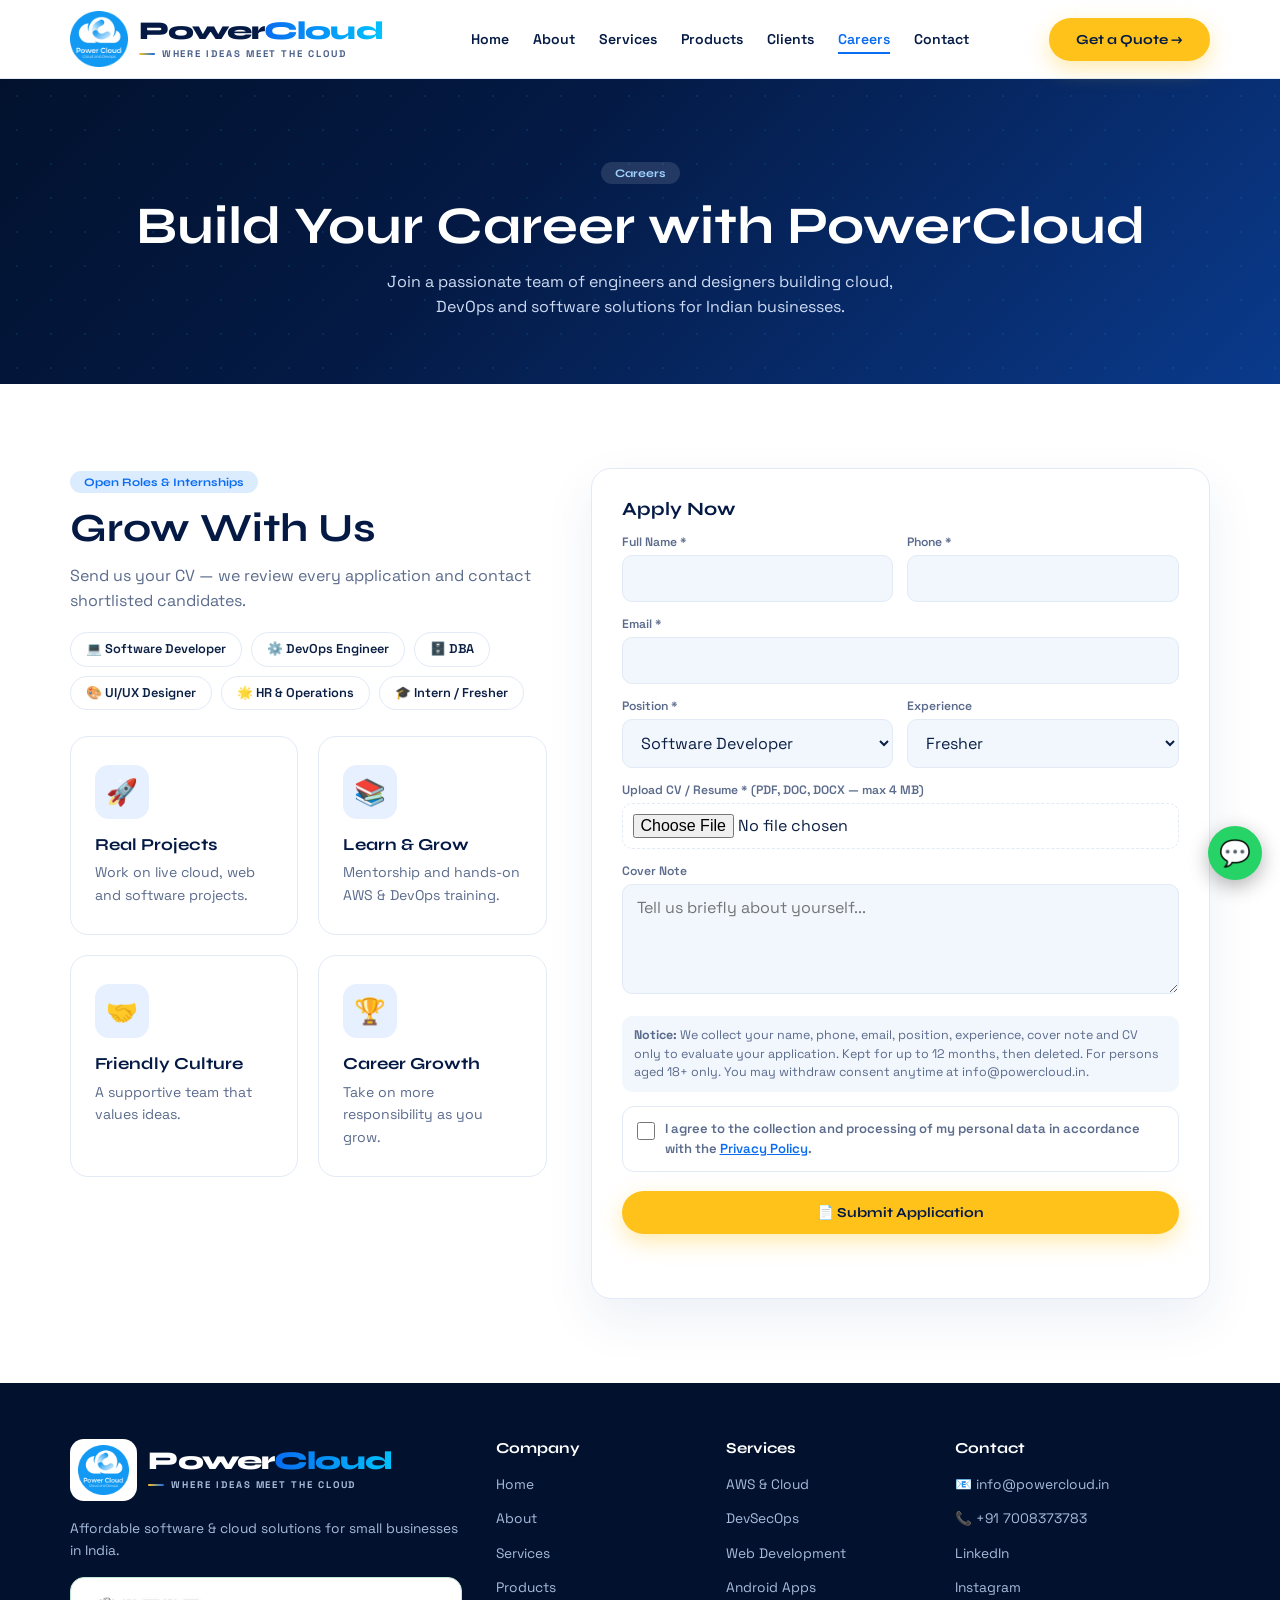
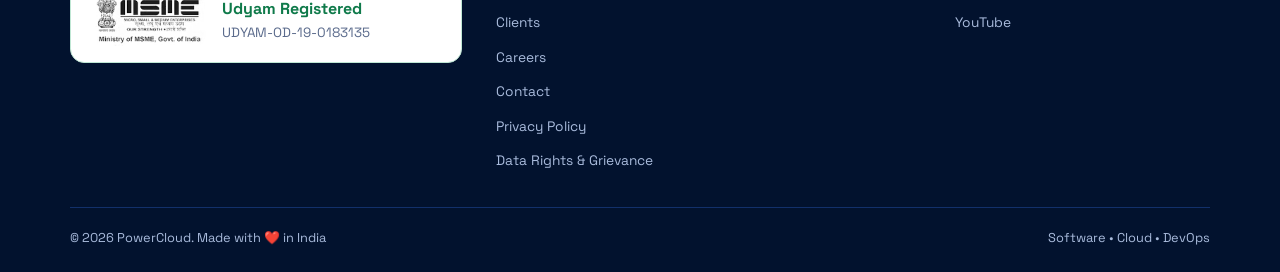
<file: careers/index.html>
<!DOCTYPE html><html lang="en"><head><meta charset="UTF-8"><meta name="viewport" content="width=device-width, initial-scale=1.0">
<title>Careers at PowerCloud | Jobs &amp; Internships in Cloud, DevOps &amp; Software</title><meta name="description" content="Apply for jobs and internships at PowerCloud — software developer, DevOps engineer, DBA, UI/UX designer and HR roles. Upload your CV online."><meta name="keywords" content="PowerCloud careers, DevOps jobs India, software developer jobs, IT internship, cloud jobs Kolkata">
<meta name="author" content="PowerCloud"><meta name="robots" content="index, follow, max-image-preview:large"><link rel="canonical" href="https://powercloud.in/careers/">
<link rel="icon" type="image/png" href="https://powercloud.in/images/powercloud_logo.png">
<meta property="og:type" content="website"><meta property="og:site_name" content="PowerCloud"><meta property="og:url" content="https://powercloud.in/careers/"><meta property="og:title" content="Careers at PowerCloud | Jobs &amp; Internships in Cloud, DevOps &amp; Software"><meta property="og:description" content="Apply for jobs and internships at PowerCloud — software developer, DevOps engineer, DBA, UI/UX designer and HR roles. Upload your CV online."><meta property="og:image" content="https://powercloud.in/images/powercloud_logo.png">
<meta name="twitter:card" content="summary_large_image"><meta name="twitter:title" content="Careers at PowerCloud | Jobs &amp; Internships in Cloud, DevOps &amp; Software"><meta name="twitter:description" content="Apply for jobs and internships at PowerCloud — software developer, DevOps engineer, DBA, UI/UX designer and HR roles. Upload your CV online."><meta name="theme-color" content="#2563eb"><link href="https://fonts.googleapis.com/css2?family=Space+Grotesk:wght@300;400;500;600;700&family=Syne:wght@400;600;700;800&display=swap" rel="stylesheet"/><link rel="stylesheet" href="../assets/style.css"></head><body>
<nav><div class="c"><a class="brand" href="../"><img src="../images/powercloud_logo.png" alt="PowerCloud logo"><span class="bt2"><b>Power<em>Cloud</em></b><small>Where Ideas Meet the Cloud</small></span></a><ul class="lk"><li><a href="../">Home</a></li><li><a href="../about/">About</a></li><li><a href="../services/">Services</a></li><li><a href="../products/">Products</a></li><li><a href="../clients/">Clients</a></li><li><a href="../careers/" class=on>Careers</a></li><li><a href="../contact/">Contact</a></li></ul>
<a class="btn bp nb" href="../contact/">Get a Quote →</a><button class="ham" aria-label="Menu">☰</button></div></nav>
<header class="ph"><div class="c"><span class="lb">Careers</span><h1>Build Your Career with PowerCloud</h1><p class="sub">Join a passionate team of engineers and designers building cloud, DevOps and software solutions for Indian businesses.</p></div></header><section class="s"><div class="c"><div class="cg"><div class="rv"><span class="lb">Open Roles &amp; Internships</span><h2>Grow With Us</h2><p class="sub">Send us your CV — we review every application and contact shortlisted candidates.</p>
<div class="pl"><span>💻 Software Developer</span><span>⚙️ DevOps Engineer</span><span>🗄️ DBA</span><span>🎨 UI/UX Designer</span><span>🌟 HR &amp; Operations</span><span>🎓 Intern / Fresher</span></div>
<div class="gr g2" style="margin-top:26px"><div class="cd rv"><div class="ic">🚀</div><h3>Real Projects</h3><p>Work on live cloud, web and software projects.</p></div><div class="cd rv"><div class="ic">📚</div><h3>Learn &amp; Grow</h3><p>Mentorship and hands-on AWS &amp; DevOps training.</p></div><div class="cd rv"><div class="ic">🤝</div><h3>Friendly Culture</h3><p>A supportive team that values ideas.</p></div><div class="cd rv"><div class="ic">🏆</div><h3>Career Growth</h3><p>Take on more responsibility as you grow.</p></div></div></div>
<form data-sheet="Job Applications" class="rv"><h3>Apply Now</h3><div class="r2"><div><label>Full Name *</label><input name="name" required></div><div><label>Phone *</label><input name="phone" type="tel" required></div></div>
<div><label>Email *</label><input name="email" type="email" required></div>
<div class="r2"><div><label>Position *</label><select name="position"><option>Software Developer</option><option>DevOps Engineer</option><option>Database Administrator (DBA)</option><option>UI/UX Designer</option><option>HR &amp; Operations</option><option>Internship</option><option>Other</option></select></div>
<div><label>Experience</label><select name="experience"><option>Fresher</option><option>1-2 years</option><option>3-5 years</option><option>5+ years</option></select></div></div>
<div><label>Upload CV / Resume * (PDF, DOC, DOCX — max 4 MB)</label><input name="cv" type="file" accept=".pdf,.doc,.docx" required></div>
<div><label>Cover Note</label><textarea name="message" placeholder="Tell us briefly about yourself..."></textarea></div><input class="hp" name="website" tabindex="-1" autocomplete="off">
<p class="nt"><b>Notice:</b> We collect your name, phone, email, position, experience, cover note and CV only to evaluate your application. Kept for up to 12 months, then deleted. For persons aged 18+ only. You may withdraw consent anytime at info@powercloud.in.</p>
<label class="ck"><input type="checkbox" name="consent" value="yes" required><span>I agree to the collection and processing of my personal data in accordance with the <a href="../privacy-policy/" target="_blank" rel="noopener">Privacy Policy</a>.</span></label>
<button class="btn bp" type="submit">📄 Submit Application</button><div class="fm"></div></form></div></div></section>
<footer><div class="c"><div class="fg"><div><a class="brand" href="../" style="margin-bottom:16px"><span class="lg"><img src="../images/powercloud_logo.png" alt="PowerCloud logo"></span><span class="bt2"><b>Power<em>Cloud</em></b><small>Where Ideas Meet the Cloud</small></span></a><p>Affordable software &amp; cloud solutions for small businesses in India.</p>
<div class="udy" style="background:#fff;margin-top:16px"><img src="../images/udyam_logo.png" alt="Udyam Registration - MSME, Government of India"><div><b>Udyam Registered</b><span>UDYAM-OD-19-0183135</span></div></div></div>
<div><h4>Company</h4><ul><li><a href="../">Home</a></li><li><a href="../about/">About</a></li><li><a href="../services/">Services</a></li><li><a href="../products/">Products</a></li><li><a href="../clients/">Clients</a></li><li><a href="../careers/">Careers</a></li><li><a href="../contact/">Contact</a></li><li><a href="../privacy-policy/">Privacy Policy</a></li><li><a href="../data-request/">Data Rights &amp; Grievance</a></li></ul></div>
<div><h4>Services</h4><ul><li><a href="../services/">AWS &amp; Cloud</a></li><li><a href="../services/">DevSecOps</a></li><li><a href="../services/">Web Development</a></li><li><a href="../services/">Android Apps</a></li></ul></div>
<div><h4>Contact</h4><ul><li><a href="mailto:info@powercloud.in">📧 info@powercloud.in</a></li><li><a href="tel:+917008373783">📞 +91 7008373783</a></li><li><a href="https://www.linkedin.com/company/powercloud-in/" target="_blank" rel="noopener">LinkedIn</a></li><li><a href="https://www.instagram.com/powercloud_india" target="_blank" rel="noopener">Instagram</a></li><li><a href="https://www.youtube.com/@PowerCloud-cn6yg" target="_blank" rel="noopener">YouTube</a></li></ul></div></div>
<div class="fb"><span>© <span id="yr"></span> PowerCloud. Made with ❤️ in India</span><span>Software • Cloud • DevOps</span></div></div></footer>
<a class="fab" href="https://wa.me/917008373783" target="_blank" rel="noopener" title="WhatsApp">💬</a><script src="../assets/site.js"></script></body></html>
</file>
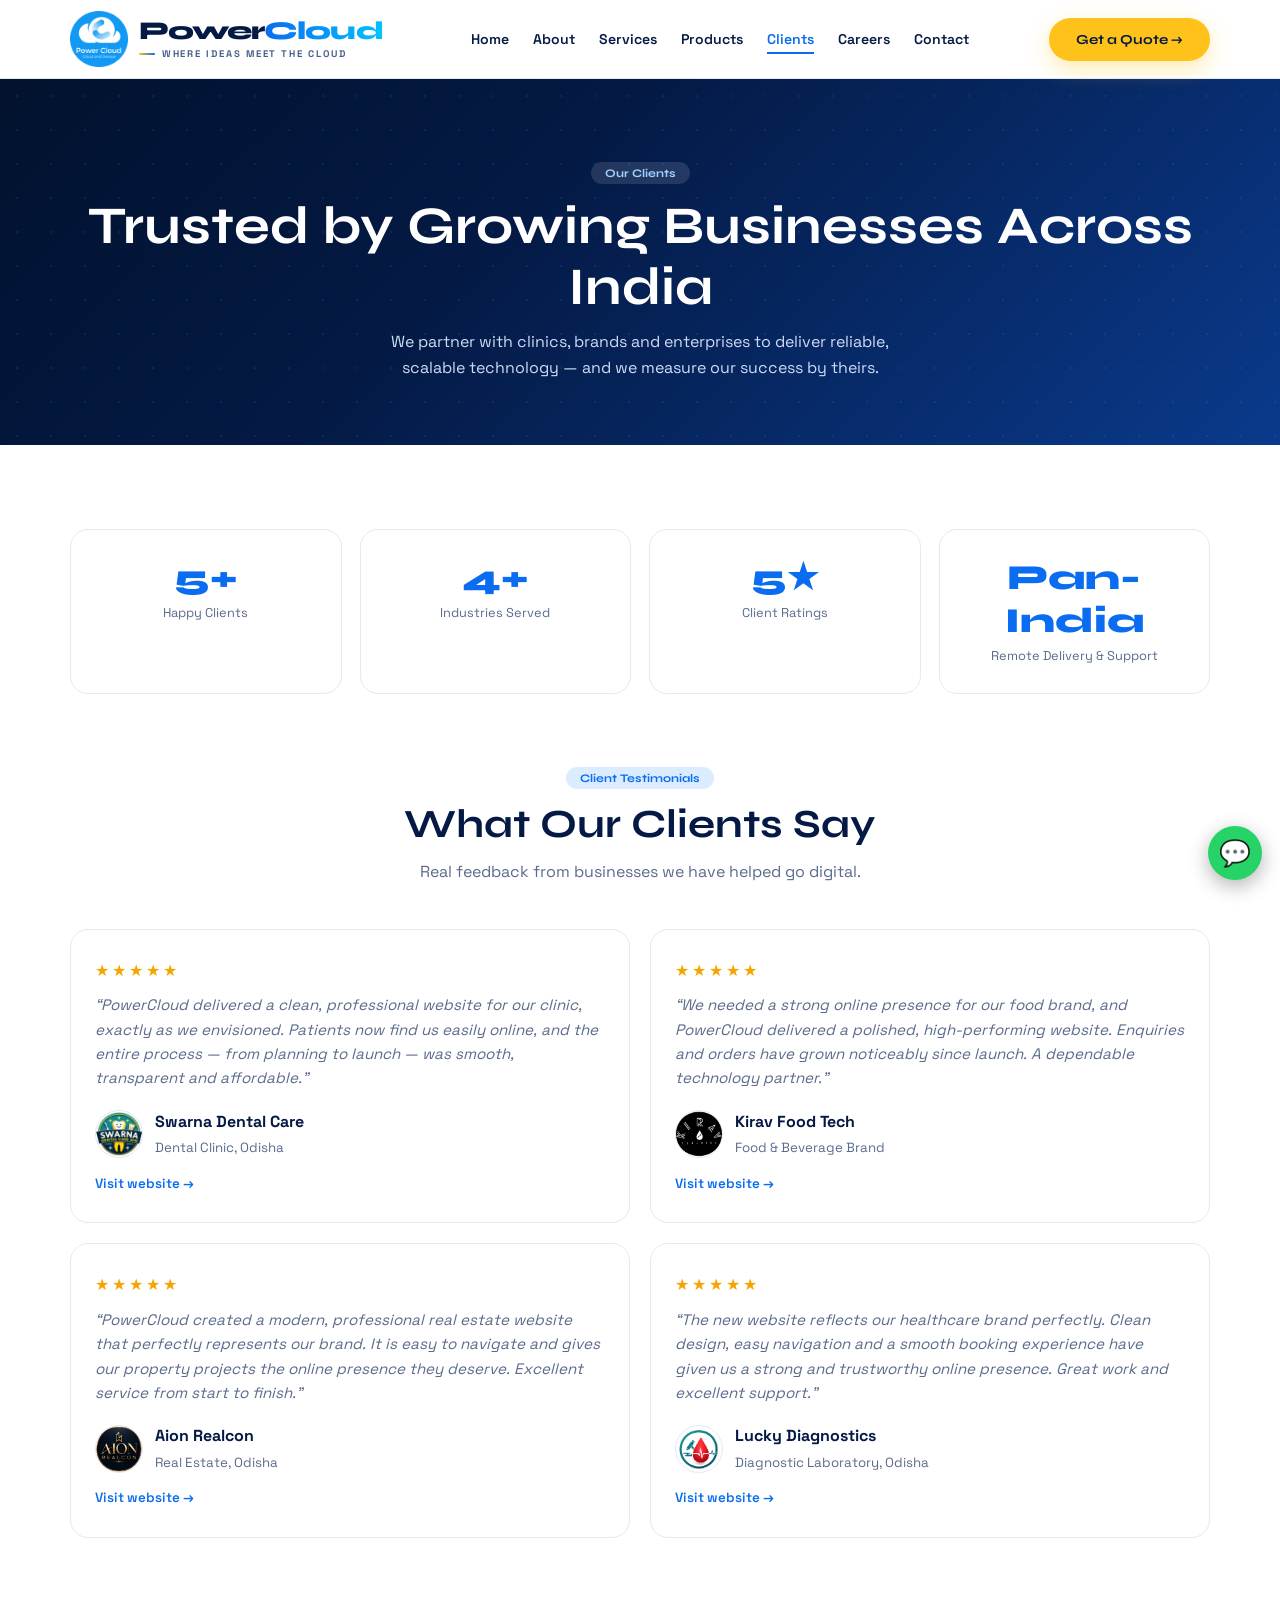
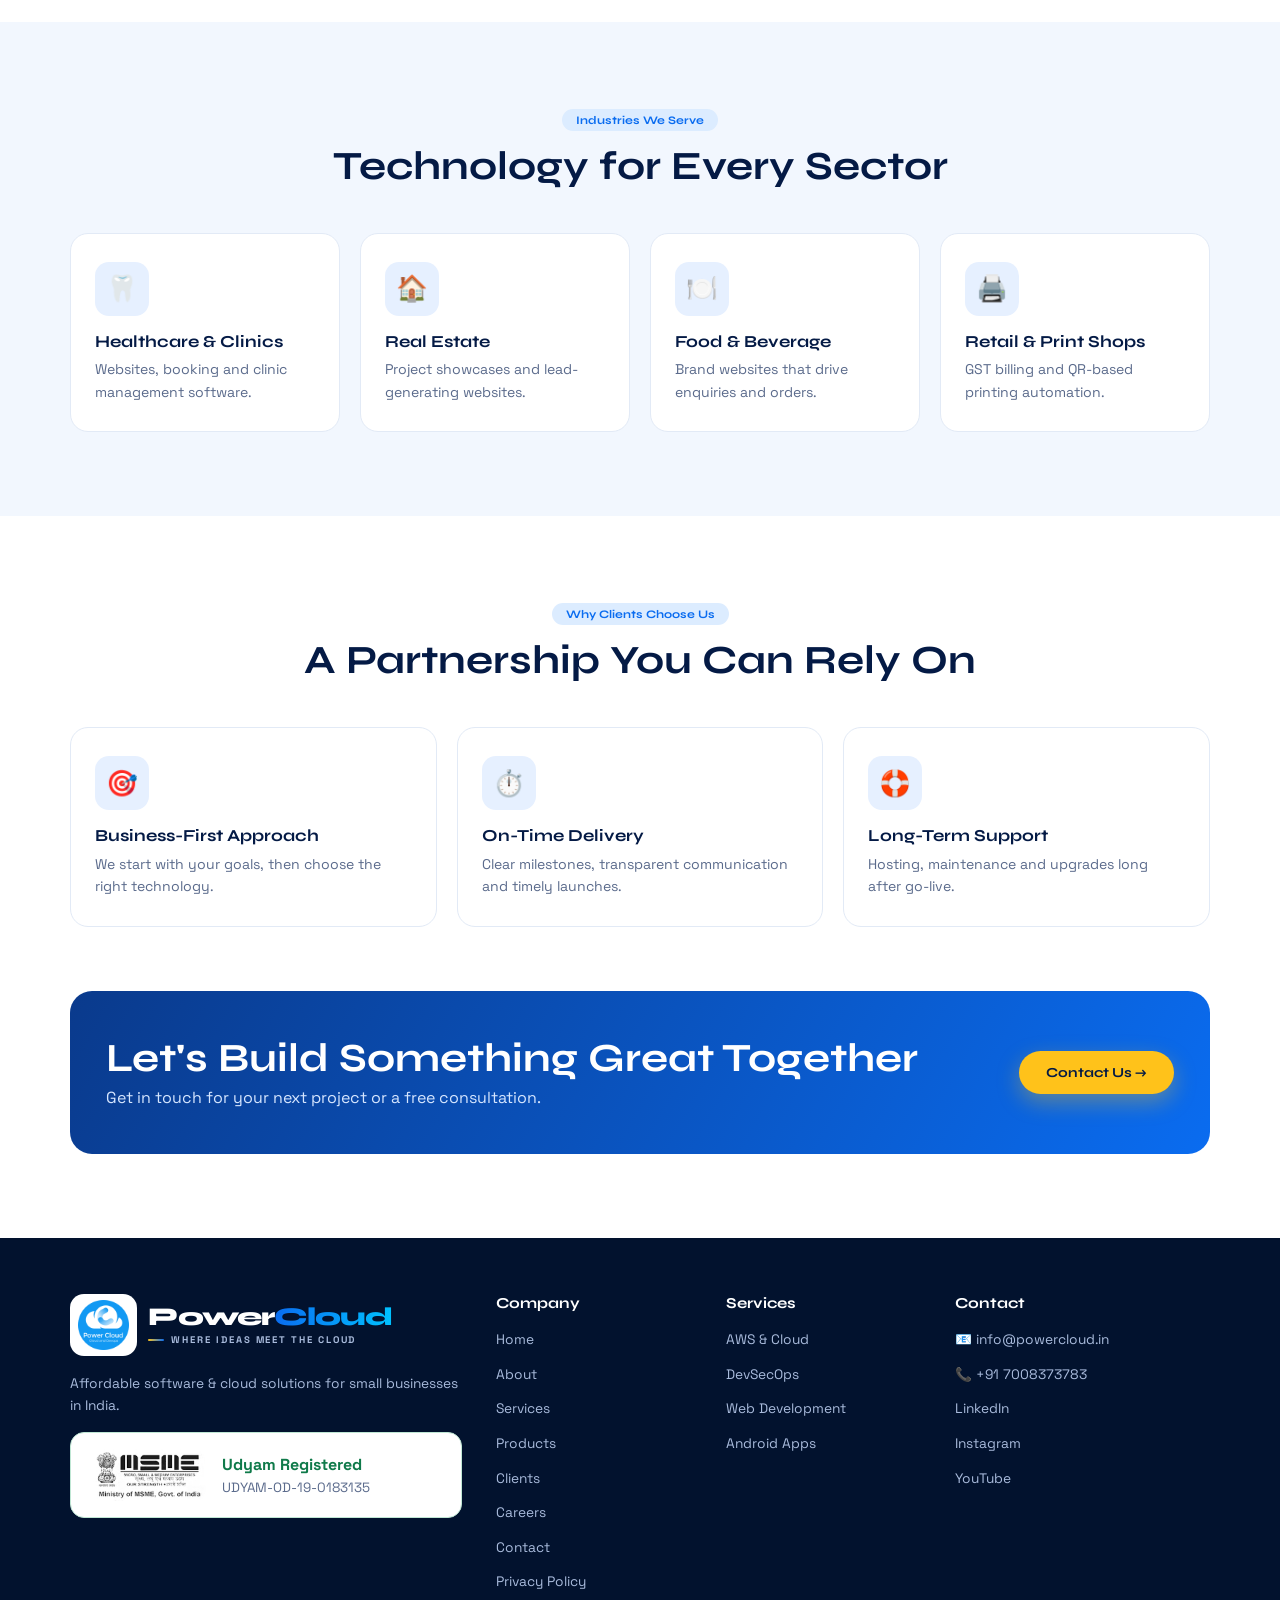
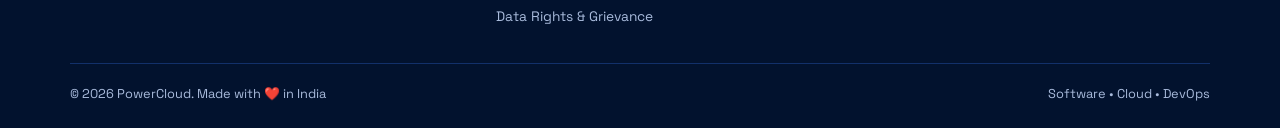
<file: clients/index.html>
<!DOCTYPE html><html lang="en"><head><meta charset="UTF-8"><meta name="viewport" content="width=device-width, initial-scale=1.0">
<title>Our Clients &amp; Reviews | Trusted by Businesses Across India | PowerCloud</title><meta name="description" content="See how PowerCloud helps clinics, real estate firms, food brands and diagnostics labs go digital. Read client reviews of our websites, cloud and software solutions."><meta name="keywords" content="PowerCloud clients, client reviews, IT company testimonials India, website development reviews">
<meta name="author" content="PowerCloud"><meta name="robots" content="index, follow, max-image-preview:large"><link rel="canonical" href="https://powercloud.in/clients/">
<link rel="icon" type="image/png" href="https://powercloud.in/images/powercloud_logo.png">
<meta property="og:type" content="website"><meta property="og:site_name" content="PowerCloud"><meta property="og:url" content="https://powercloud.in/clients/"><meta property="og:title" content="Our Clients &amp; Reviews | Trusted by Businesses Across India | PowerCloud"><meta property="og:description" content="See how PowerCloud helps clinics, real estate firms, food brands and diagnostics labs go digital. Read client reviews of our websites, cloud and software solutions."><meta property="og:image" content="https://powercloud.in/images/powercloud_logo.png">
<meta name="twitter:card" content="summary_large_image"><meta name="twitter:title" content="Our Clients &amp; Reviews | Trusted by Businesses Across India | PowerCloud"><meta name="twitter:description" content="See how PowerCloud helps clinics, real estate firms, food brands and diagnostics labs go digital. Read client reviews of our websites, cloud and software solutions."><meta name="theme-color" content="#2563eb"><link href="https://fonts.googleapis.com/css2?family=Space+Grotesk:wght@300;400;500;600;700&family=Syne:wght@400;600;700;800&display=swap" rel="stylesheet"/><link rel="stylesheet" href="../assets/style.css"></head><body>
<nav><div class="c"><a class="brand" href="../"><img src="../images/powercloud_logo.png" alt="PowerCloud logo"><span class="bt2"><b>Power<em>Cloud</em></b><small>Where Ideas Meet the Cloud</small></span></a><ul class="lk"><li><a href="../">Home</a></li><li><a href="../about/">About</a></li><li><a href="../services/">Services</a></li><li><a href="../products/">Products</a></li><li><a href="../clients/" class=on>Clients</a></li><li><a href="../careers/">Careers</a></li><li><a href="../contact/">Contact</a></li></ul>
<a class="btn bp nb" href="../contact/">Get a Quote →</a><button class="ham" aria-label="Menu">☰</button></div></nav>
<header class="ph"><div class="c"><span class="lb">Our Clients</span><h1>Trusted by Growing Businesses Across India</h1><p class="sub">We partner with clinics, brands and enterprises to deliver reliable, scalable technology — and we measure our success by theirs.</p></div></header><section class="s"><div class="c"><div class="st4 rv"><div><b data-n="5" data-s="+">0</b><span>Happy Clients</span></div><div><b data-n="4" data-s="+">0</b><span>Industries Served</span></div><div><b>5★</b><span>Client Ratings</span></div><div><b>Pan-India</b><span>Remote Delivery &amp; Support</span></div></div>
<div class="ct" style="margin-top:70px"><span class="lb">Client Testimonials</span><h2>What Our Clients Say</h2><p class="sub">Real feedback from businesses we have helped go digital.</p></div><div class="gr g2"><div class="cd rv"><div class="stars">★★★★★</div><p style="font-size:.95rem;font-style:italic">“PowerCloud delivered a clean, professional website for our clinic, exactly as we envisioned. Patients now find us easily online, and the entire process — from planning to launch — was smooth, transparent and affordable.”</p><div class="au"><img src="../images/sd_logo.png" alt="Swarna Dental Care logo"><div><b style="color:var(--nv)">Swarna Dental Care</b><br><small style="color:var(--mu)">Dental Clinic, Odisha</small></div></div><p style="margin-top:12px"><a href="https://swarnadentalcare.in/" target="_blank" rel="noopener" style="color:var(--ac);font-weight:600;font-size:.84rem">Visit website →</a></p></div><div class="cd rv"><div class="stars">★★★★★</div><p style="font-size:.95rem;font-style:italic">“We needed a strong online presence for our food brand, and PowerCloud delivered a polished, high-performing website. Enquiries and orders have grown noticeably since launch. A dependable technology partner.”</p><div class="au"><img src="../images/kft_logo.png" alt="Kirav Food Tech logo"><div><b style="color:var(--nv)">Kirav Food Tech</b><br><small style="color:var(--mu)">Food &amp; Beverage Brand</small></div></div><p style="margin-top:12px"><a href="https://kiravfoodtech.com/" target="_blank" rel="noopener" style="color:var(--ac);font-weight:600;font-size:.84rem">Visit website →</a></p></div><div class="cd rv"><div class="stars">★★★★★</div><p style="font-size:.95rem;font-style:italic">“PowerCloud created a modern, professional real estate website that perfectly represents our brand. It is easy to navigate and gives our property projects the online presence they deserve. Excellent service from start to finish.”</p><div class="au"><img src="../images/ar_logo.png" alt="Aion Realcon logo"><div><b style="color:var(--nv)">Aion Realcon</b><br><small style="color:var(--mu)">Real Estate, Odisha</small></div></div><p style="margin-top:12px"><a href="https://aionrealcon.com/" target="_blank" rel="noopener" style="color:var(--ac);font-weight:600;font-size:.84rem">Visit website →</a></p></div><div class="cd rv"><div class="stars">★★★★★</div><p style="font-size:.95rem;font-style:italic">“The new website reflects our healthcare brand perfectly. Clean design, easy navigation and a smooth booking experience have given us a strong and trustworthy online presence. Great work and excellent support.”</p><div class="au"><img src="../images/logo_ld.png" alt="Lucky Diagnostics logo"><div><b style="color:var(--nv)">Lucky Diagnostics</b><br><small style="color:var(--mu)">Diagnostic Laboratory, Odisha</small></div></div><p style="margin-top:12px"><a href="https://luckydiagnostics.com/" target="_blank" rel="noopener" style="color:var(--ac);font-weight:600;font-size:.84rem">Visit website →</a></p></div></div></div></section>
<section class="s alt"><div class="c"><div class="ct rv"><span class="lb">Industries We Serve</span><h2>Technology for Every Sector</h2></div><div class="gr g4"><div class="cd rv"><div class="ic">🦷</div><h3>Healthcare &amp; Clinics</h3><p>Websites, booking and clinic management software.</p></div><div class="cd rv"><div class="ic">🏠</div><h3>Real Estate</h3><p>Project showcases and lead-generating websites.</p></div><div class="cd rv"><div class="ic">🍽️</div><h3>Food &amp; Beverage</h3><p>Brand websites that drive enquiries and orders.</p></div><div class="cd rv"><div class="ic">🖨️</div><h3>Retail &amp; Print Shops</h3><p>GST billing and QR-based printing automation.</p></div></div></div></section>
<section class="s"><div class="c"><div class="ct rv"><span class="lb">Why Clients Choose Us</span><h2>A Partnership You Can Rely On</h2></div><div class="gr g3"><div class="cd rv"><div class="ic">🎯</div><h3>Business-First Approach</h3><p>We start with your goals, then choose the right technology.</p></div><div class="cd rv"><div class="ic">⏱️</div><h3>On-Time Delivery</h3><p>Clear milestones, transparent communication and timely launches.</p></div><div class="cd rv"><div class="ic">🛟</div><h3>Long-Term Support</h3><p>Hosting, maintenance and upgrades long after go-live.</p></div></div><div class="bn rv"><div><h2>Let's Build Something Great Together</h2><p>Get in touch for your next project or a free consultation.</p></div><a class="btn bp" href="../contact/">Contact Us →</a></div></div></section>
<footer><div class="c"><div class="fg"><div><a class="brand" href="../" style="margin-bottom:16px"><span class="lg"><img src="../images/powercloud_logo.png" alt="PowerCloud logo"></span><span class="bt2"><b>Power<em>Cloud</em></b><small>Where Ideas Meet the Cloud</small></span></a><p>Affordable software &amp; cloud solutions for small businesses in India.</p>
<div class="udy" style="background:#fff;margin-top:16px"><img src="../images/udyam_logo.png" alt="Udyam Registration - MSME, Government of India"><div><b>Udyam Registered</b><span>UDYAM-OD-19-0183135</span></div></div></div>
<div><h4>Company</h4><ul><li><a href="../">Home</a></li><li><a href="../about/">About</a></li><li><a href="../services/">Services</a></li><li><a href="../products/">Products</a></li><li><a href="../clients/">Clients</a></li><li><a href="../careers/">Careers</a></li><li><a href="../contact/">Contact</a></li><li><a href="../privacy-policy/">Privacy Policy</a></li><li><a href="../data-request/">Data Rights &amp; Grievance</a></li></ul></div>
<div><h4>Services</h4><ul><li><a href="../services/">AWS &amp; Cloud</a></li><li><a href="../services/">DevSecOps</a></li><li><a href="../services/">Web Development</a></li><li><a href="../services/">Android Apps</a></li></ul></div>
<div><h4>Contact</h4><ul><li><a href="mailto:info@powercloud.in">📧 info@powercloud.in</a></li><li><a href="tel:+917008373783">📞 +91 7008373783</a></li><li><a href="https://www.linkedin.com/company/powercloud-in/" target="_blank" rel="noopener">LinkedIn</a></li><li><a href="https://www.instagram.com/powercloud_india" target="_blank" rel="noopener">Instagram</a></li><li><a href="https://www.youtube.com/@PowerCloud-cn6yg" target="_blank" rel="noopener">YouTube</a></li></ul></div></div>
<div class="fb"><span>© <span id="yr"></span> PowerCloud. Made with ❤️ in India</span><span>Software • Cloud • DevOps</span></div></div></footer>
<a class="fab" href="https://wa.me/917008373783" target="_blank" rel="noopener" title="WhatsApp">💬</a><script src="../assets/site.js"></script></body></html>
</file>
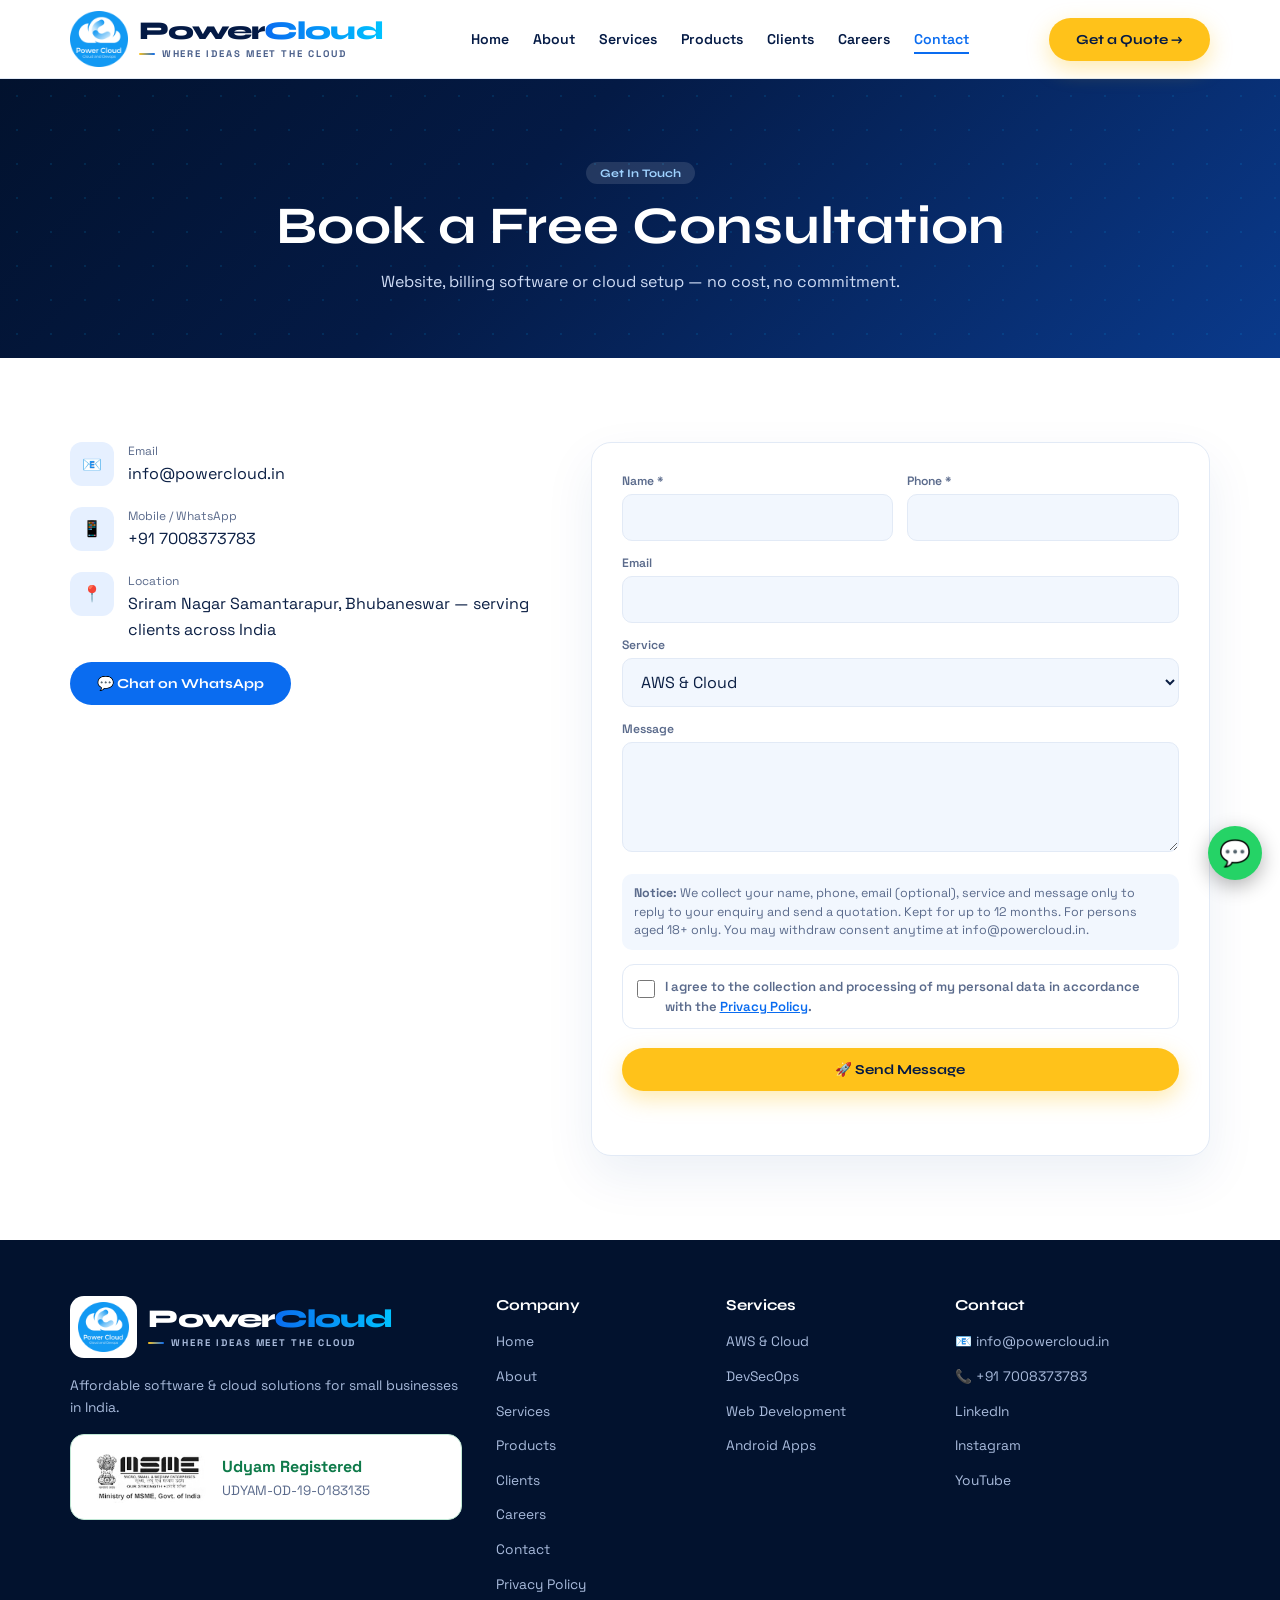
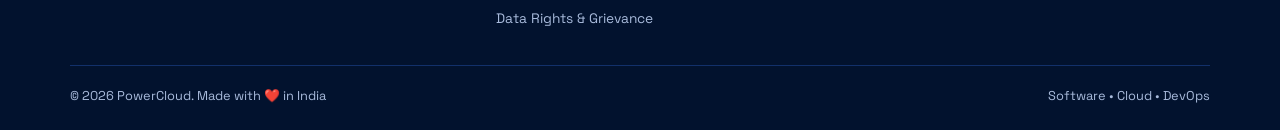
<file: contact/index.html>
<!DOCTYPE html><html lang="en"><head><meta charset="UTF-8"><meta name="viewport" content="width=device-width, initial-scale=1.0">
<title>Contact PowerCloud | Free Consultation for Software &amp; Cloud</title><meta name="description" content="Contact PowerCloud for a free consultation on website development, GST billing software, AWS and DevOps. Call or WhatsApp +91 7008373783."><meta name="keywords" content="contact PowerCloud, free IT consultation, software company contact India">
<meta name="author" content="PowerCloud"><meta name="robots" content="index, follow, max-image-preview:large"><link rel="canonical" href="https://powercloud.in/contact/">
<link rel="icon" type="image/png" href="https://powercloud.in/images/powercloud_logo.png">
<meta property="og:type" content="website"><meta property="og:site_name" content="PowerCloud"><meta property="og:url" content="https://powercloud.in/contact/"><meta property="og:title" content="Contact PowerCloud | Free Consultation for Software &amp; Cloud"><meta property="og:description" content="Contact PowerCloud for a free consultation on website development, GST billing software, AWS and DevOps. Call or WhatsApp +91 7008373783."><meta property="og:image" content="https://powercloud.in/images/powercloud_logo.png">
<meta name="twitter:card" content="summary_large_image"><meta name="twitter:title" content="Contact PowerCloud | Free Consultation for Software &amp; Cloud"><meta name="twitter:description" content="Contact PowerCloud for a free consultation on website development, GST billing software, AWS and DevOps. Call or WhatsApp +91 7008373783."><meta name="theme-color" content="#2563eb"><link href="https://fonts.googleapis.com/css2?family=Space+Grotesk:wght@300;400;500;600;700&family=Syne:wght@400;600;700;800&display=swap" rel="stylesheet"/><link rel="stylesheet" href="../assets/style.css"></head><body>
<nav><div class="c"><a class="brand" href="../"><img src="../images/powercloud_logo.png" alt="PowerCloud logo"><span class="bt2"><b>Power<em>Cloud</em></b><small>Where Ideas Meet the Cloud</small></span></a><ul class="lk"><li><a href="../">Home</a></li><li><a href="../about/">About</a></li><li><a href="../services/">Services</a></li><li><a href="../products/">Products</a></li><li><a href="../clients/">Clients</a></li><li><a href="../careers/">Careers</a></li><li><a href="../contact/" class=on>Contact</a></li></ul>
<a class="btn bp nb" href="../contact/">Get a Quote →</a><button class="ham" aria-label="Menu">☰</button></div></nav>
<header class="ph"><div class="c"><span class="lb">Get In Touch</span><h1>Book a Free Consultation</h1><p class="sub">Website, billing software or cloud setup — no cost, no commitment.</p></div></header><section class="s"><div class="c"><div class="cg"><div class="rv">
<div class="ci"><i>📧</i><div><small>Email</small><a href="mailto:info@powercloud.in">info@powercloud.in</a></div></div>
<div class="ci"><i>📱</i><div><small>Mobile / WhatsApp</small><a href="tel:+917008373783">+91 7008373783</a></div></div>
<div class="ci"><i>📍</i><div><small>Location</small>Sriram Nagar Samantarapur, Bhubaneswar — serving clients across India</div></div>
<p style="margin-top:20px"><a class="btn bb" href="https://wa.me/917008373783" target="_blank" rel="noopener">💬 Chat on WhatsApp</a></p></div>
<form data-sheet="Leads" class="rv"><div class="r2"><div><label>Name *</label><input name="name" required></div><div><label>Phone *</label><input name="phone" type="tel" required></div></div>
<div><label>Email</label><input name="email" type="email"></div>
<div><label>Service</label><select name="service"><option>AWS &amp; Cloud</option><option>DevSecOps</option><option>Website Development</option><option>Android App</option><option>Desktop Application</option><option>GST Billing Software</option><option>PrintHub</option><option>Other</option></select></div>
<div><label>Message</label><textarea name="message"></textarea></div><input class="hp" name="website" tabindex="-1" autocomplete="off">
<p class="nt"><b>Notice:</b> We collect your name, phone, email (optional), service and message only to reply to your enquiry and send a quotation. Kept for up to 12 months. For persons aged 18+ only. You may withdraw consent anytime at info@powercloud.in.</p>
<label class="ck"><input type="checkbox" name="consent" value="yes" required><span>I agree to the collection and processing of my personal data in accordance with the <a href="../privacy-policy/" target="_blank" rel="noopener">Privacy Policy</a>.</span></label>
<button class="btn bp" type="submit">🚀 Send Message</button><div class="fm"></div></form></div></div></section>
<footer><div class="c"><div class="fg"><div><a class="brand" href="../" style="margin-bottom:16px"><span class="lg"><img src="../images/powercloud_logo.png" alt="PowerCloud logo"></span><span class="bt2"><b>Power<em>Cloud</em></b><small>Where Ideas Meet the Cloud</small></span></a><p>Affordable software &amp; cloud solutions for small businesses in India.</p>
<div class="udy" style="background:#fff;margin-top:16px"><img src="../images/udyam_logo.png" alt="Udyam Registration - MSME, Government of India"><div><b>Udyam Registered</b><span>UDYAM-OD-19-0183135</span></div></div></div>
<div><h4>Company</h4><ul><li><a href="../">Home</a></li><li><a href="../about/">About</a></li><li><a href="../services/">Services</a></li><li><a href="../products/">Products</a></li><li><a href="../clients/">Clients</a></li><li><a href="../careers/">Careers</a></li><li><a href="../contact/">Contact</a></li><li><a href="../privacy-policy/">Privacy Policy</a></li><li><a href="../data-request/">Data Rights &amp; Grievance</a></li></ul></div>
<div><h4>Services</h4><ul><li><a href="../services/">AWS &amp; Cloud</a></li><li><a href="../services/">DevSecOps</a></li><li><a href="../services/">Web Development</a></li><li><a href="../services/">Android Apps</a></li></ul></div>
<div><h4>Contact</h4><ul><li><a href="mailto:info@powercloud.in">📧 info@powercloud.in</a></li><li><a href="tel:+917008373783">📞 +91 7008373783</a></li><li><a href="https://www.linkedin.com/company/powercloud-in/" target="_blank" rel="noopener">LinkedIn</a></li><li><a href="https://www.instagram.com/powercloud_india" target="_blank" rel="noopener">Instagram</a></li><li><a href="https://www.youtube.com/@PowerCloud-cn6yg" target="_blank" rel="noopener">YouTube</a></li></ul></div></div>
<div class="fb"><span>© <span id="yr"></span> PowerCloud. Made with ❤️ in India</span><span>Software • Cloud • DevOps</span></div></div></footer>
<a class="fab" href="https://wa.me/917008373783" target="_blank" rel="noopener" title="WhatsApp">💬</a><script src="../assets/site.js"></script></body></html>
</file>
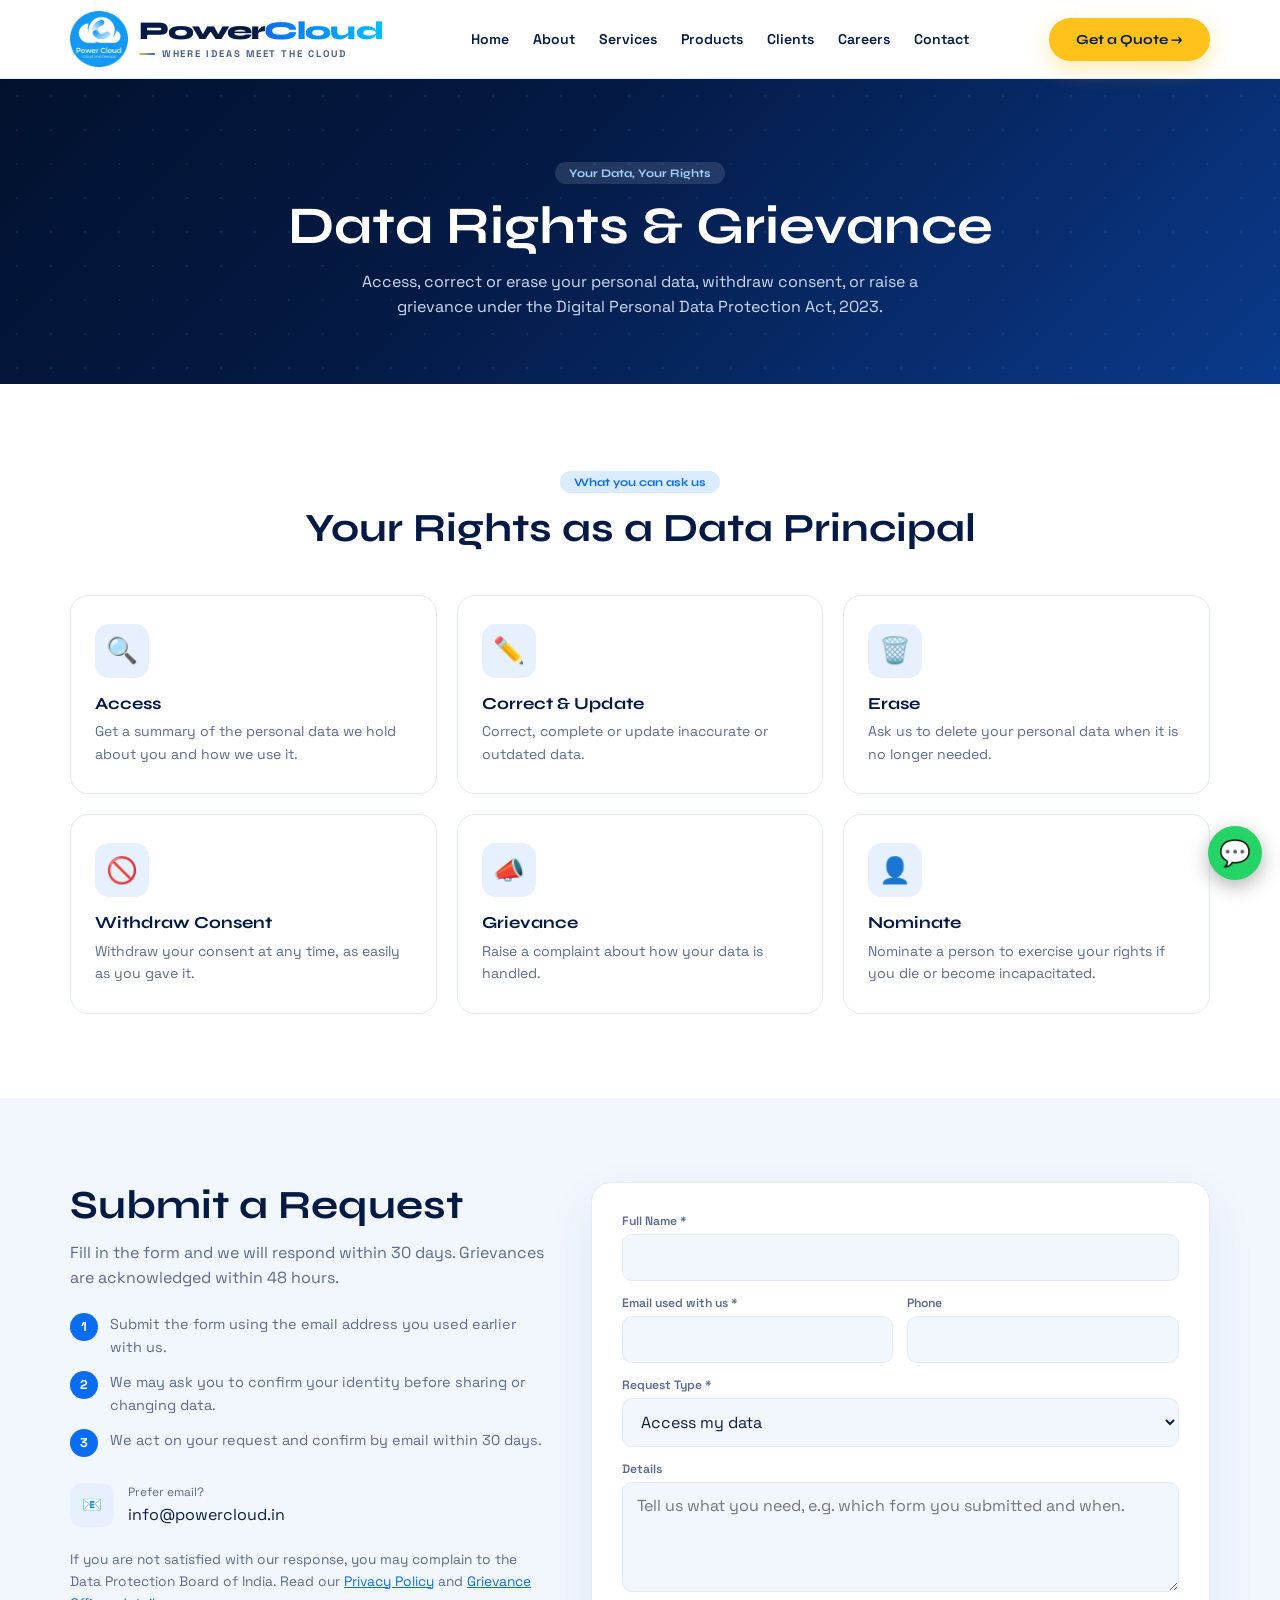
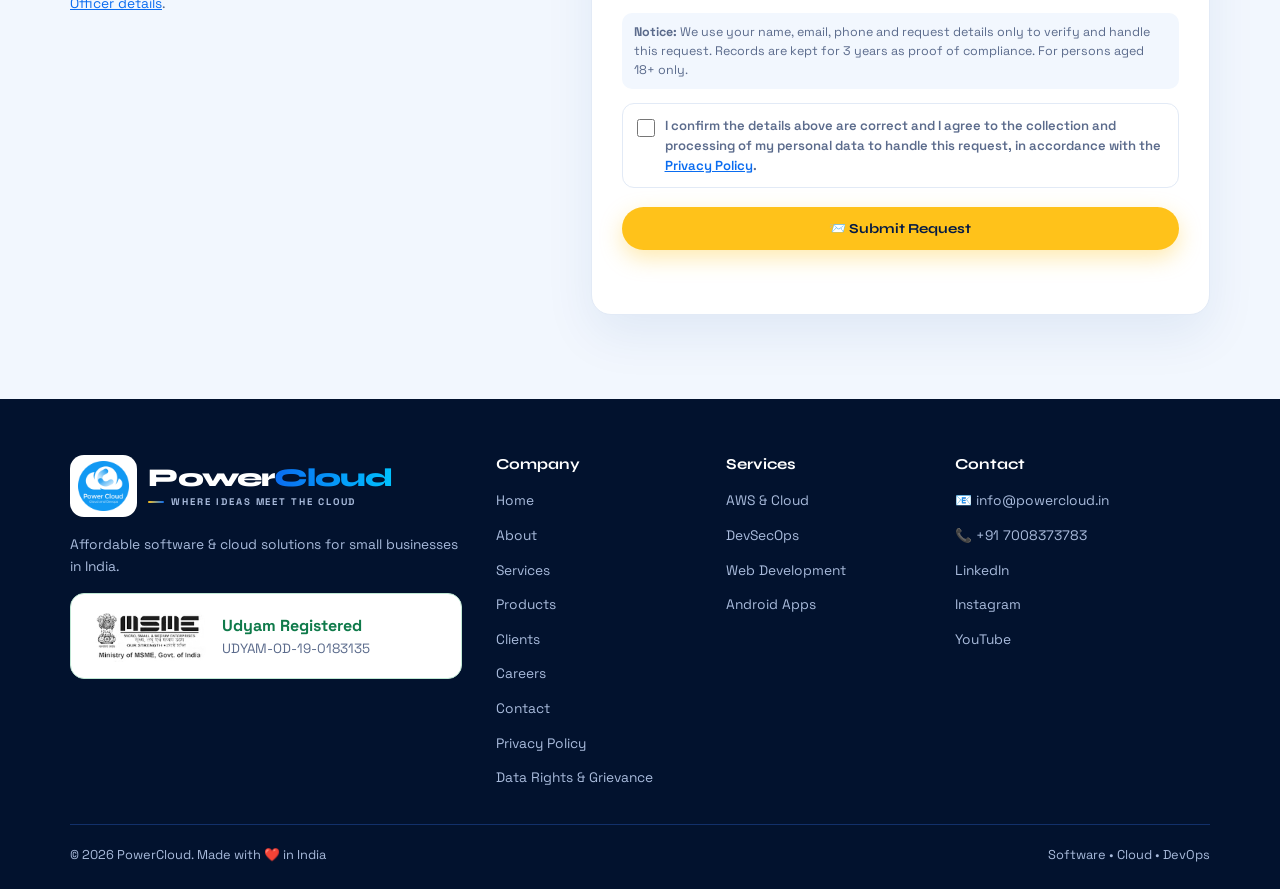
<file: data-request/index.html>
<!DOCTYPE html><html lang="en"><head><meta charset="UTF-8"><meta name="viewport" content="width=device-width, initial-scale=1.0"><title>Data Rights &amp; Grievance | PowerCloud - DPDP Act 2023</title><meta name="description" content="Submit a request to access, correct or erase your personal data, withdraw consent, nominate a person or raise a grievance with PowerCloud under the DPDP Act, 2023."><meta name="robots" content="index, follow"><link rel="canonical" href="https://powercloud.in/data-request/"><link rel="icon" type="image/png" href="https://powercloud.in/images/powercloud_logo.png"><meta property="og:type" content="website"><meta property="og:url" content="https://powercloud.in/data-request/"><meta property="og:title" content="Data Rights &amp; Grievance | PowerCloud"><meta property="og:description" content="Access, correct or erase your personal data, withdraw consent or raise a grievance with PowerCloud."><meta name="theme-color" content="#2563eb"><link href="https://fonts.googleapis.com/css2?family=Space+Grotesk:wght@300;400;500;600;700&family=Syne:wght@400;600;700;800&display=swap" rel="stylesheet"/><link rel="stylesheet" href="../assets/style.css"><style>.ck{display:flex;gap:10px;align-items:flex-start;font-size:.82rem;color:var(--mu);line-height:1.5;cursor:pointer;background:#fff;border:1.5px solid var(--bd);border-radius:12px;padding:12px 14px;transition:border-color .2s,background .2s}.ck input{width:18px;height:18px;margin-top:3px;flex-shrink:0;accent-color:var(--ac)}.ck a{color:var(--ac);text-decoration:underline}.ck:hover{border-color:var(--ac)}.ck:has(input:checked){border-color:var(--ac);background:var(--sf)}.nt{font-size:.78rem;color:var(--mu);background:var(--sf);border-radius:10px;padding:10px 12px;line-height:1.5}.stp{display:grid;gap:12px;margin-top:22px}.stp div{display:flex;gap:12px;align-items:flex-start;font-size:.9rem;color:var(--mu)}.stp b{flex-shrink:0;width:28px;height:28px;border-radius:50%;background:var(--ac);color:#fff;display:flex;align-items:center;justify-content:center;font-size:.8rem}</style></head><body>
<nav><div class="c"><a class="brand" href="../"><img src="../images/powercloud_logo.png" alt="PowerCloud logo"><span class="bt2"><b>Power<em>Cloud</em></b><small>Where Ideas Meet the Cloud</small></span></a><ul class="lk"><li><a href="../">Home</a></li><li><a href="../about/">About</a></li><li><a href="../services/">Services</a></li><li><a href="../products/">Products</a></li><li><a href="../clients/">Clients</a></li><li><a href="../careers/">Careers</a></li><li><a href="../contact/">Contact</a></li></ul>
<a class="btn bp nb" href="../contact/">Get a Quote →</a><button class="ham" aria-label="Menu">☰</button></div></nav>

<header class="ph"><div class="c"><span class="lb">Your Data, Your Rights</span><h1>Data Rights &amp; Grievance</h1><p class="sub">Access, correct or erase your personal data, withdraw consent, or raise a grievance under the Digital Personal Data Protection Act, 2023.</p></div></header>
<section class="s"><div class="c"><div class="ct rv"><span class="lb">What you can ask us</span><h2>Your Rights as a Data Principal</h2></div>
<div class="gr g3"><div class="cd rv"><div class="ic">🔍</div><h3>Access</h3><p>Get a summary of the personal data we hold about you and how we use it.</p></div><div class="cd rv"><div class="ic">✏️</div><h3>Correct &amp; Update</h3><p>Correct, complete or update inaccurate or outdated data.</p></div><div class="cd rv"><div class="ic">🗑️</div><h3>Erase</h3><p>Ask us to delete your personal data when it is no longer needed.</p></div>
<div class="cd rv"><div class="ic">🚫</div><h3>Withdraw Consent</h3><p>Withdraw your consent at any time, as easily as you gave it.</p></div><div class="cd rv"><div class="ic">📣</div><h3>Grievance</h3><p>Raise a complaint about how your data is handled.</p></div><div class="cd rv"><div class="ic">👤</div><h3>Nominate</h3><p>Nominate a person to exercise your rights if you die or become incapacitated.</p></div></div></div></section>
<section class="s alt"><div class="c"><div class="cg"><div class="rv"><h2>Submit a Request</h2><p class="sub">Fill in the form and we will respond within 30 days. Grievances are acknowledged within 48 hours.</p>
<div class="stp"><div><b>1</b><span>Submit the form using the email address you used earlier with us.</span></div><div><b>2</b><span>We may ask you to confirm your identity before sharing or changing data.</span></div><div><b>3</b><span>We act on your request and confirm by email within 30 days.</span></div></div>
<div class="ci" style="margin-top:26px"><i>📧</i><div><small>Prefer email?</small><a href="mailto:info@powercloud.in">info@powercloud.in</a></div></div>
<p style="margin-top:10px;font-size:.86rem;color:var(--mu)">If you are not satisfied with our response, you may complain to the Data Protection Board of India. Read our <a href="../privacy-policy/" style="color:var(--ac);text-decoration:underline">Privacy Policy</a> and <a href="../privacy-policy/#s8" style="color:var(--ac);text-decoration:underline">Grievance Officer details</a>.</p></div>
<form data-sheet="Data Requests" class="rv"><div><label>Full Name *</label><input name="name" required></div><div class="r2"><div><label>Email used with us *</label><input name="email" type="email" required></div><div><label>Phone</label><input name="phone" type="tel"></div></div>
<div><label>Request Type *</label><select name="service"><option>Access my data</option><option>Correct / update my data</option><option>Erase my data</option><option>Withdraw my consent</option><option>Grievance / complaint</option><option>Nominate a person</option></select></div>
<div><label>Details</label><textarea name="message" placeholder="Tell us what you need, e.g. which form you submitted and when."></textarea></div><input class="hp" name="website" tabindex="-1" autocomplete="off">
<p class="nt"><b>Notice:</b> We use your name, email, phone and request details only to verify and handle this request. Records are kept for 3 years as proof of compliance. For persons aged 18+ only.</p>
<label class="ck"><input type="checkbox" name="consent" value="yes" required><span>I confirm the details above are correct and I agree to the collection and processing of my personal data to handle this request, in accordance with the <a href="../privacy-policy/" target="_blank" rel="noopener">Privacy Policy</a>.</span></label>
<button class="btn bp" type="submit">📨 Submit Request</button><div class="fm"></div></form></div></div></section>
<footer><div class="c"><div class="fg"><div><a class="brand" href="../" style="margin-bottom:16px"><span class="lg"><img src="../images/powercloud_logo.png" alt="PowerCloud logo"></span><span class="bt2"><b>Power<em>Cloud</em></b><small>Where Ideas Meet the Cloud</small></span></a><p>Affordable software &amp; cloud solutions for small businesses in India.</p>
<div class="udy" style="background:#fff;margin-top:16px"><img src="../images/udyam_logo.png" alt="Udyam Registration - MSME, Government of India"><div><b>Udyam Registered</b><span>UDYAM-OD-19-0183135</span></div></div></div>
<div><h4>Company</h4><ul><li><a href="../">Home</a></li><li><a href="../about/">About</a></li><li><a href="../services/">Services</a></li><li><a href="../products/">Products</a></li><li><a href="../clients/">Clients</a></li><li><a href="../careers/">Careers</a></li><li><a href="../contact/">Contact</a></li><li><a href="../privacy-policy/">Privacy Policy</a></li><li><a href="../data-request/">Data Rights &amp; Grievance</a></li></ul></div>
<div><h4>Services</h4><ul><li><a href="../services/">AWS &amp; Cloud</a></li><li><a href="../services/">DevSecOps</a></li><li><a href="../services/">Web Development</a></li><li><a href="../services/">Android Apps</a></li></ul></div>
<div><h4>Contact</h4><ul><li><a href="mailto:info@powercloud.in">📧 info@powercloud.in</a></li><li><a href="tel:+917008373783">📞 +91 7008373783</a></li><li><a href="https://www.linkedin.com/company/powercloud-in/" target="_blank" rel="noopener">LinkedIn</a></li><li><a href="https://www.instagram.com/powercloud_india" target="_blank" rel="noopener">Instagram</a></li><li><a href="https://www.youtube.com/@PowerCloud-cn6yg" target="_blank" rel="noopener">YouTube</a></li></ul></div></div>
<div class="fb"><span>© <span id="yr"></span> PowerCloud. Made with ❤️ in India</span><span>Software • Cloud • DevOps</span></div></div></footer>
<a class="fab" href="https://wa.me/917008373783" target="_blank" rel="noopener" title="WhatsApp">💬</a><script src="../assets/site.js"></script></body></html>
</file>
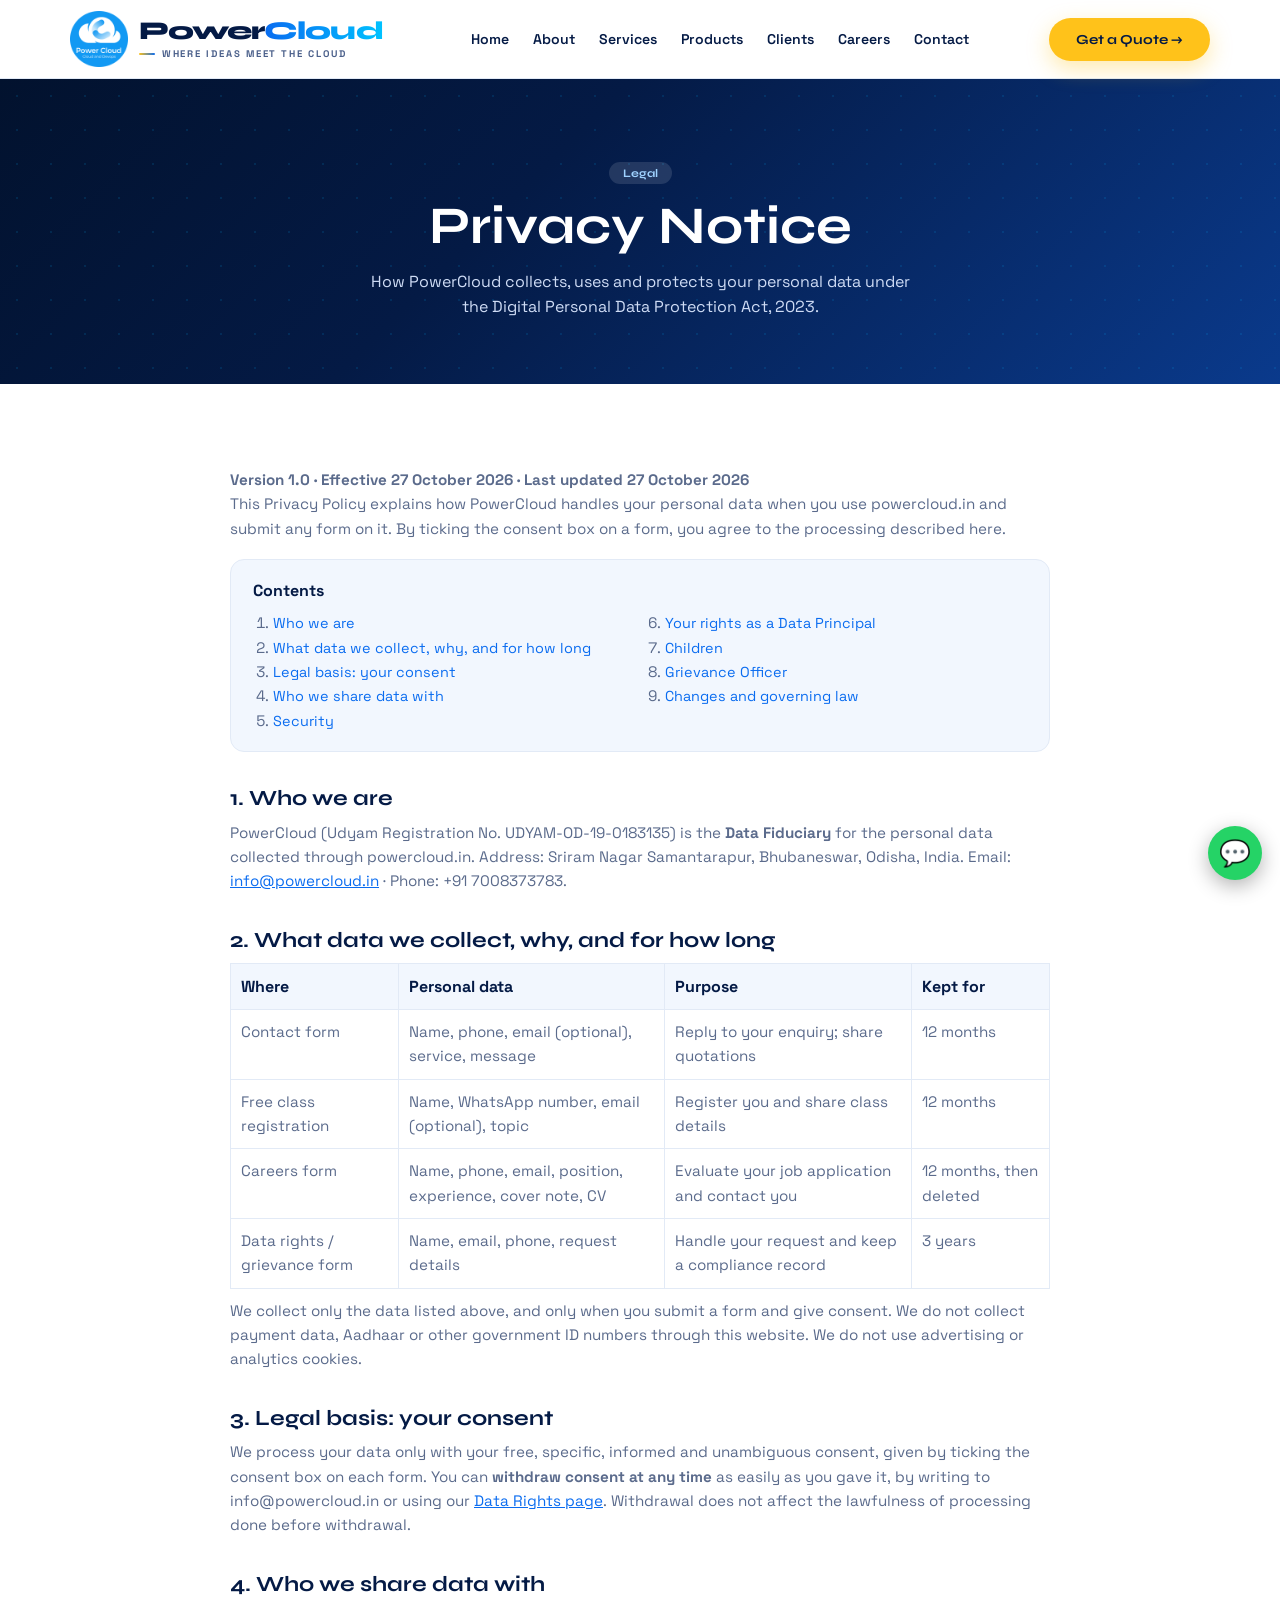
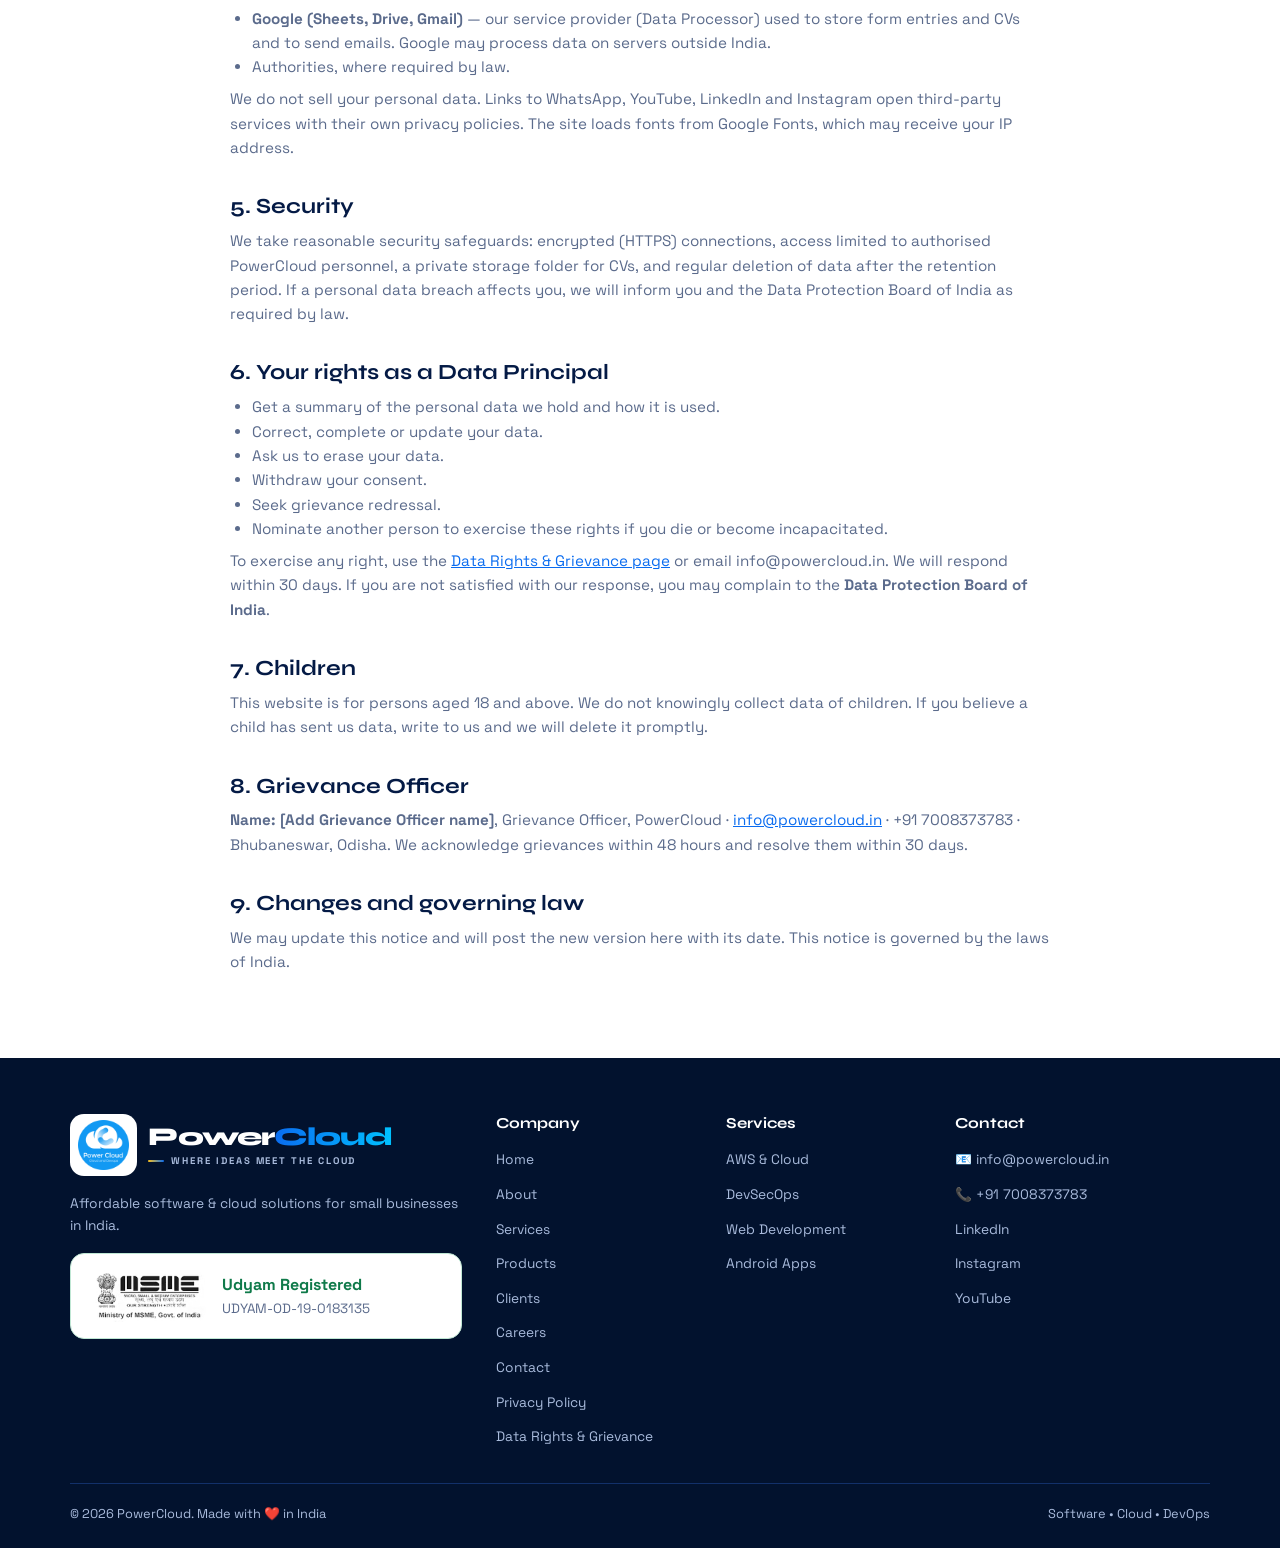
<file: privacy-policy/index.html>
<!DOCTYPE html><html lang="en"><head><meta charset="UTF-8"><meta name="viewport" content="width=device-width, initial-scale=1.0"><title>Privacy Notice | PowerCloud - DPDP Act 2023</title><meta name="description" content="PowerCloud privacy notice under the Digital Personal Data Protection Act, 2023: data collected, purpose, retention, your rights and grievance officer."><meta name="robots" content="index, follow"><link rel="canonical" href="https://powercloud.in/privacy-policy/"><link rel="icon" type="image/png" href="https://powercloud.in/images/powercloud_logo.png"><meta property="og:type" content="website"><meta property="og:url" content="https://powercloud.in/privacy-policy/"><meta property="og:title" content="Privacy Notice | PowerCloud - DPDP Act 2023"><meta property="og:description" content="PowerCloud privacy notice under the Digital Personal Data Protection Act, 2023: data collected, purpose, retention, your rights and grievance officer."><meta name="theme-color" content="#2563eb"><link href="https://fonts.googleapis.com/css2?family=Space+Grotesk:wght@300;400;500;600;700&family=Syne:wght@400;600;700;800&display=swap" rel="stylesheet"/><link rel="stylesheet" href="../assets/style.css"><style>.pol{max-width:860px}.pol h2{font-size:1.35rem;margin:34px 0 10px;scroll-margin-top:90px}.pol p,.pol li,.pol td{color:var(--mu);font-size:.95rem}.pol ul{margin:8px 0 8px 22px}.pol a{color:var(--ac);text-decoration:underline}.pol table{width:100%;border-collapse:collapse;min-width:560px}.pol td,.pol th{border:1px solid var(--bd);padding:10px;text-align:left;vertical-align:top}.pol th{background:var(--sf);color:var(--nv)}.toc{background:var(--sf);border:1px solid var(--bd);border-radius:14px;padding:18px 22px;margin:18px 0 8px}.toc b{color:var(--nv)}.toc ol{margin:8px 0 0 20px;columns:2;column-gap:30px}.toc a{text-decoration:none!important;font-size:.9rem}@media(max-width:700px){.toc ol{columns:1}}</style></head><body>
<nav><div class="c"><a class="brand" href="../"><img src="../images/powercloud_logo.png" alt="PowerCloud logo"><span class="bt2"><b>Power<em>Cloud</em></b><small>Where Ideas Meet the Cloud</small></span></a><ul class="lk"><li><a href="../">Home</a></li><li><a href="../about/">About</a></li><li><a href="../services/">Services</a></li><li><a href="../products/">Products</a></li><li><a href="../clients/">Clients</a></li><li><a href="../careers/">Careers</a></li><li><a href="../contact/">Contact</a></li></ul>
<a class="btn bp nb" href="../contact/">Get a Quote →</a><button class="ham" aria-label="Menu">☰</button></div></nav>
<header class="ph"><div class="c"><span class="lb">Legal</span><h1>Privacy Notice</h1><p class="sub">How PowerCloud collects, uses and protects your personal data under the Digital Personal Data Protection Act, 2023.</p></div></header><section class="s"><div class="c pol">
<p><b>Version 1.0 · Effective 27 October 2026 · Last updated 27 October 2026</b></p><p>This Privacy Policy explains how PowerCloud handles your personal data when you use powercloud.in and submit any form on it. By ticking the consent box on a form, you agree to the processing described here.</p><div class="toc"><b>Contents</b><ol><li><a href="#s1">Who we are</a></li><li><a href="#s2">What data we collect, why, and for how long</a></li><li><a href="#s3">Legal basis: your consent</a></li><li><a href="#s4">Who we share data with</a></li><li><a href="#s5">Security</a></li><li><a href="#s6">Your rights as a Data Principal</a></li><li><a href="#s7">Children</a></li><li><a href="#s8">Grievance Officer</a></li><li><a href="#s9">Changes and governing law</a></li></ol></div>
<h2 id="s1">1. Who we are</h2><p>PowerCloud (Udyam Registration No. UDYAM-OD-19-0183135) is the <b>Data Fiduciary</b> for the personal data collected through powercloud.in. Address: Sriram Nagar Samantarapur, Bhubaneswar, Odisha, India. Email: <a href="mailto:info@powercloud.in">info@powercloud.in</a> · Phone: +91 7008373783.</p>
<h2 id="s2">2. What data we collect, why, and for how long</h2><div style="overflow-x:auto"><table><tr><th>Where</th><th>Personal data</th><th>Purpose</th><th>Kept for</th></tr>
<tr><td>Contact form</td><td>Name, phone, email (optional), service, message</td><td>Reply to your enquiry; share quotations</td><td>12 months</td></tr>
<tr><td>Free class registration</td><td>Name, WhatsApp number, email (optional), topic</td><td>Register you and share class details</td><td>12 months</td></tr>
<tr><td>Careers form</td><td>Name, phone, email, position, experience, cover note, CV</td><td>Evaluate your job application and contact you</td><td>12 months, then deleted</td></tr>
<tr><td>Data rights / grievance form</td><td>Name, email, phone, request details</td><td>Handle your request and keep a compliance record</td><td>3 years</td></tr></table></div>
<p style="margin-top:10px">We collect only the data listed above, and only when you submit a form and give consent. We do not collect payment data, Aadhaar or other government ID numbers through this website. We do not use advertising or analytics cookies.</p>
<h2 id="s3">3. Legal basis: your consent</h2><p>We process your data only with your free, specific, informed and unambiguous consent, given by ticking the consent box on each form. You can <b>withdraw consent at any time</b> as easily as you gave it, by writing to info@powercloud.in or using our <a href="../data-request/">Data Rights page</a>. Withdrawal does not affect the lawfulness of processing done before withdrawal.</p>
<h2 id="s4">4. Who we share data with</h2><ul><li><b>Google (Sheets, Drive, Gmail)</b> — our service provider (Data Processor) used to store form entries and CVs and to send emails. Google may process data on servers outside India.</li><li>Authorities, where required by law.</li></ul><p>We do not sell your personal data. Links to WhatsApp, YouTube, LinkedIn and Instagram open third-party services with their own privacy policies. The site loads fonts from Google Fonts, which may receive your IP address.</p>
<h2 id="s5">5. Security</h2><p>We take reasonable security safeguards: encrypted (HTTPS) connections, access limited to authorised PowerCloud personnel, a private storage folder for CVs, and regular deletion of data after the retention period. If a personal data breach affects you, we will inform you and the Data Protection Board of India as required by law.</p>
<h2 id="s6">6. Your rights as a Data Principal</h2><ul><li>Get a summary of the personal data we hold and how it is used.</li><li>Correct, complete or update your data.</li><li>Ask us to erase your data.</li><li>Withdraw your consent.</li><li>Seek grievance redressal.</li><li>Nominate another person to exercise these rights if you die or become incapacitated.</li></ul>
<p>To exercise any right, use the <a href="../data-request/">Data Rights &amp; Grievance page</a> or email info@powercloud.in. We will respond within 30 days. If you are not satisfied with our response, you may complain to the <b>Data Protection Board of India</b>.</p>
<h2 id="s7">7. Children</h2><p>This website is for persons aged 18 and above. We do not knowingly collect data of children. If you believe a child has sent us data, write to us and we will delete it promptly.</p>
<h2 id="s8">8. Grievance Officer</h2><p><b>Name: [Add Grievance Officer name]</b>, Grievance Officer, PowerCloud · <a href="mailto:info@powercloud.in">info@powercloud.in</a> · +91 7008373783 · Bhubaneswar, Odisha. We acknowledge grievances within 48 hours and resolve them within 30 days.</p>
<h2 id="s9">9. Changes and governing law</h2><p>We may update this notice and will post the new version here with its date. This notice is governed by the laws of India.</p></div></section>
<footer><div class="c"><div class="fg"><div><a class="brand" href="../" style="margin-bottom:16px"><span class="lg"><img src="../images/powercloud_logo.png" alt="PowerCloud logo"></span><span class="bt2"><b>Power<em>Cloud</em></b><small>Where Ideas Meet the Cloud</small></span></a><p>Affordable software &amp; cloud solutions for small businesses in India.</p>
<div class="udy" style="background:#fff;margin-top:16px"><img src="../images/udyam_logo.png" alt="Udyam Registration - MSME, Government of India"><div><b>Udyam Registered</b><span>UDYAM-OD-19-0183135</span></div></div></div>
<div><h4>Company</h4><ul><li><a href="../">Home</a></li><li><a href="../about/">About</a></li><li><a href="../services/">Services</a></li><li><a href="../products/">Products</a></li><li><a href="../clients/">Clients</a></li><li><a href="../careers/">Careers</a></li><li><a href="../contact/">Contact</a></li><li><a href="../privacy-policy/">Privacy Policy</a></li><li><a href="../data-request/">Data Rights &amp; Grievance</a></li></ul></div>
<div><h4>Services</h4><ul><li><a href="../services/">AWS &amp; Cloud</a></li><li><a href="../services/">DevSecOps</a></li><li><a href="../services/">Web Development</a></li><li><a href="../services/">Android Apps</a></li></ul></div>
<div><h4>Contact</h4><ul><li><a href="mailto:info@powercloud.in">📧 info@powercloud.in</a></li><li><a href="tel:+917008373783">📞 +91 7008373783</a></li><li><a href="https://www.linkedin.com/company/powercloud-in/" target="_blank" rel="noopener">LinkedIn</a></li><li><a href="https://www.instagram.com/powercloud_india" target="_blank" rel="noopener">Instagram</a></li><li><a href="https://www.youtube.com/@PowerCloud-cn6yg" target="_blank" rel="noopener">YouTube</a></li></ul></div></div>
<div class="fb"><span>© <span id="yr"></span> PowerCloud. Made with ❤️ in India</span><span>Software • Cloud • DevOps</span></div></div></footer>
<a class="fab" href="https://wa.me/917008373783" target="_blank" rel="noopener" title="WhatsApp">💬</a><script src="../assets/site.js"></script></body></html>
</file>
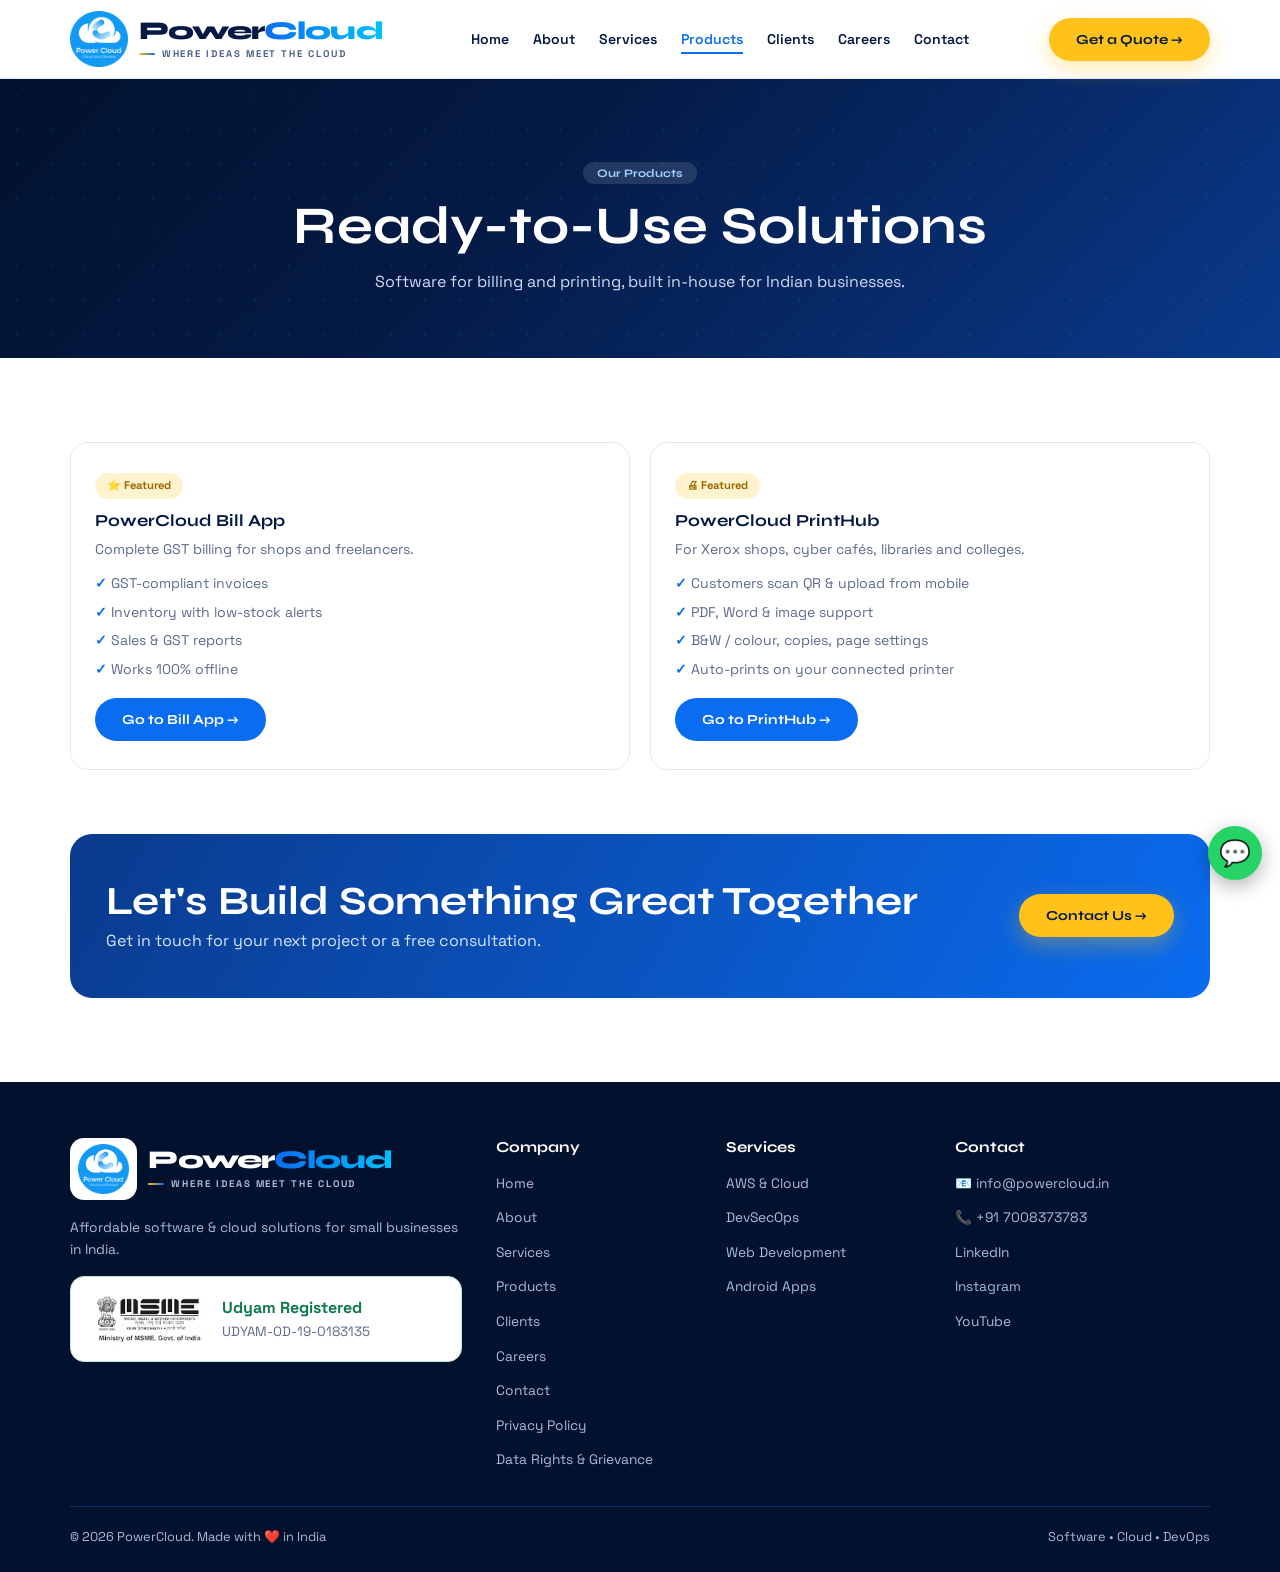
<file: products/index.html>
<!DOCTYPE html><html lang="en"><head><meta charset="UTF-8"><meta name="viewport" content="width=device-width, initial-scale=1.0">
<title>Products | PowerCloud Bill App &amp; PowerCloud PrintHub</title><meta name="description" content="Explore PowerCloud Bill App for GST billing and inventory, and PowerCloud PrintHub for QR-based printing in Xerox shops and cyber cafés."><meta name="keywords" content="PowerCloud Bill App, PowerCloud PrintHub, GST billing software, QR printing software, Xerox shop software">
<meta name="author" content="PowerCloud"><meta name="robots" content="index, follow, max-image-preview:large"><link rel="canonical" href="https://powercloud.in/products/">
<link rel="icon" type="image/png" href="https://powercloud.in/images/powercloud_logo.png">
<meta property="og:type" content="website"><meta property="og:site_name" content="PowerCloud"><meta property="og:url" content="https://powercloud.in/products.html"><meta property="og:title" content="Products | PowerCloud Bill App &amp; PowerCloud PrintHub"><meta property="og:description" content="Explore PowerCloud Bill App for GST billing and inventory, and PowerCloud PrintHub for QR-based printing in Xerox shops and cyber cafés."><meta property="og:image" content="https://powercloud.in/images/powercloud_logo.png">
<meta name="twitter:card" content="summary_large_image"><meta name="twitter:title" content="Products | PowerCloud Bill App &amp; PowerCloud PrintHub"><meta name="twitter:description" content="Explore PowerCloud Bill App for GST billing and inventory, and PowerCloud PrintHub for QR-based printing in Xerox shops and cyber cafés."><meta name="theme-color" content="#2563eb"><link href="https://fonts.googleapis.com/css2?family=Space+Grotesk:wght@300;400;500;600;700&family=Syne:wght@400;600;700;800&display=swap" rel="stylesheet"/><link rel="stylesheet" href="../assets/style.css"></head><body>
<nav><div class="c"><a class="brand" href="../"><img src="../images/powercloud_logo.png" alt="PowerCloud logo"><span class="bt2"><b>Power<em>Cloud</em></b><small>Where Ideas Meet the Cloud</small></span></a><ul class="lk"><li><a href="../">Home</a></li><li><a href="../about/">About</a></li><li><a href="../services/">Services</a></li><li><a href="../products/" class=on>Products</a></li><li><a href="../clients/">Clients</a></li><li><a href="../careers/">Careers</a></li><li><a href="../contact/">Contact</a></li></ul>
<a class="btn bp nb" href="../contact/">Get a Quote →</a><button class="ham" aria-label="Menu">☰</button></div></nav>
<header class="ph"><div class="c"><span class="lb">Our Products</span><h1>Ready-to-Use Solutions</h1><p class="sub">Software for billing and printing, built in-house for Indian businesses.</p></div></header><section class="s"><div class="c"><div class="gr g2" style="margin-top:0">
<div class="cd rv"><span class="tag">⭐ Featured</span><h3>PowerCloud Bill App</h3><p>Complete GST billing for shops and freelancers.</p><ul><li>GST-compliant invoices</li><li>Inventory with low-stock alerts</li><li>Sales &amp; GST reports</li><li>Works 100% offline</li></ul><p style="margin-top:18px"><a class="btn bb" href="https://bill.powercloud.in/" target="_blank" rel="noopener">Go to Bill App →</a></p></div>
<div class="cd rv"><span class="tag">🖨 Featured</span><h3>PowerCloud PrintHub</h3><p>For Xerox shops, cyber cafés, libraries and colleges.</p><ul><li>Customers scan QR &amp; upload from mobile</li><li>PDF, Word &amp; image support</li><li>B&amp;W / colour, copies, page settings</li><li>Auto-prints on your connected printer</li></ul><p style="margin-top:18px"><a class="btn bb" href="https://printhub.powercloud.in/" target="_blank" rel="noopener">Go to PrintHub →</a></p></div></div><div class="bn rv"><div><h2>Let's Build Something Great Together</h2><p>Get in touch for your next project or a free consultation.</p></div><a class="btn bp" href="../contact/">Contact Us →</a></div></div></section>
<footer><div class="c"><div class="fg"><div><a class="brand" href="../" style="margin-bottom:16px"><span class="lg"><img src="../images/powercloud_logo.png" alt="PowerCloud logo"></span><span class="bt2"><b>Power<em>Cloud</em></b><small>Where Ideas Meet the Cloud</small></span></a><p>Affordable software &amp; cloud solutions for small businesses in India.</p>
<div class="udy" style="background:#fff;margin-top:16px"><img src="../images/udyam_logo.png" alt="Udyam Registration - MSME, Government of India"><div><b>Udyam Registered</b><span>UDYAM-OD-19-0183135</span></div></div></div>
<div><h4>Company</h4><ul><li><a href="../">Home</a></li><li><a href="../about/">About</a></li><li><a href="../services/">Services</a></li><li><a href="../products/">Products</a></li><li><a href="../clients/">Clients</a></li><li><a href="../careers/">Careers</a></li><li><a href="../contact/">Contact</a></li><li><a href="../privacy-policy/">Privacy Policy</a></li><li><a href="../data-request/">Data Rights &amp; Grievance</a></li></ul></div>
<div><h4>Services</h4><ul><li><a href="../services/">AWS &amp; Cloud</a></li><li><a href="../services/">DevSecOps</a></li><li><a href="../services/">Web Development</a></li><li><a href="../services/">Android Apps</a></li></ul></div>
<div><h4>Contact</h4><ul><li><a href="mailto:info@powercloud.in">📧 info@powercloud.in</a></li><li><a href="tel:+917008373783">📞 +91 7008373783</a></li><li><a href="https://www.linkedin.com/company/powercloud-in/" target="_blank" rel="noopener">LinkedIn</a></li><li><a href="https://www.instagram.com/powercloud_india" target="_blank" rel="noopener">Instagram</a></li><li><a href="https://www.youtube.com/@PowerCloud-cn6yg" target="_blank" rel="noopener">YouTube</a></li></ul></div></div>
<div class="fb"><span>© <span id="yr"></span> PowerCloud. Made with ❤️ in India</span><span>Software • Cloud • DevOps</span></div></div></footer>
<a class="fab" href="https://wa.me/917008373783" target="_blank" rel="noopener" title="WhatsApp">💬</a><script src="../assets/site.js"></script></body></html>
</file>
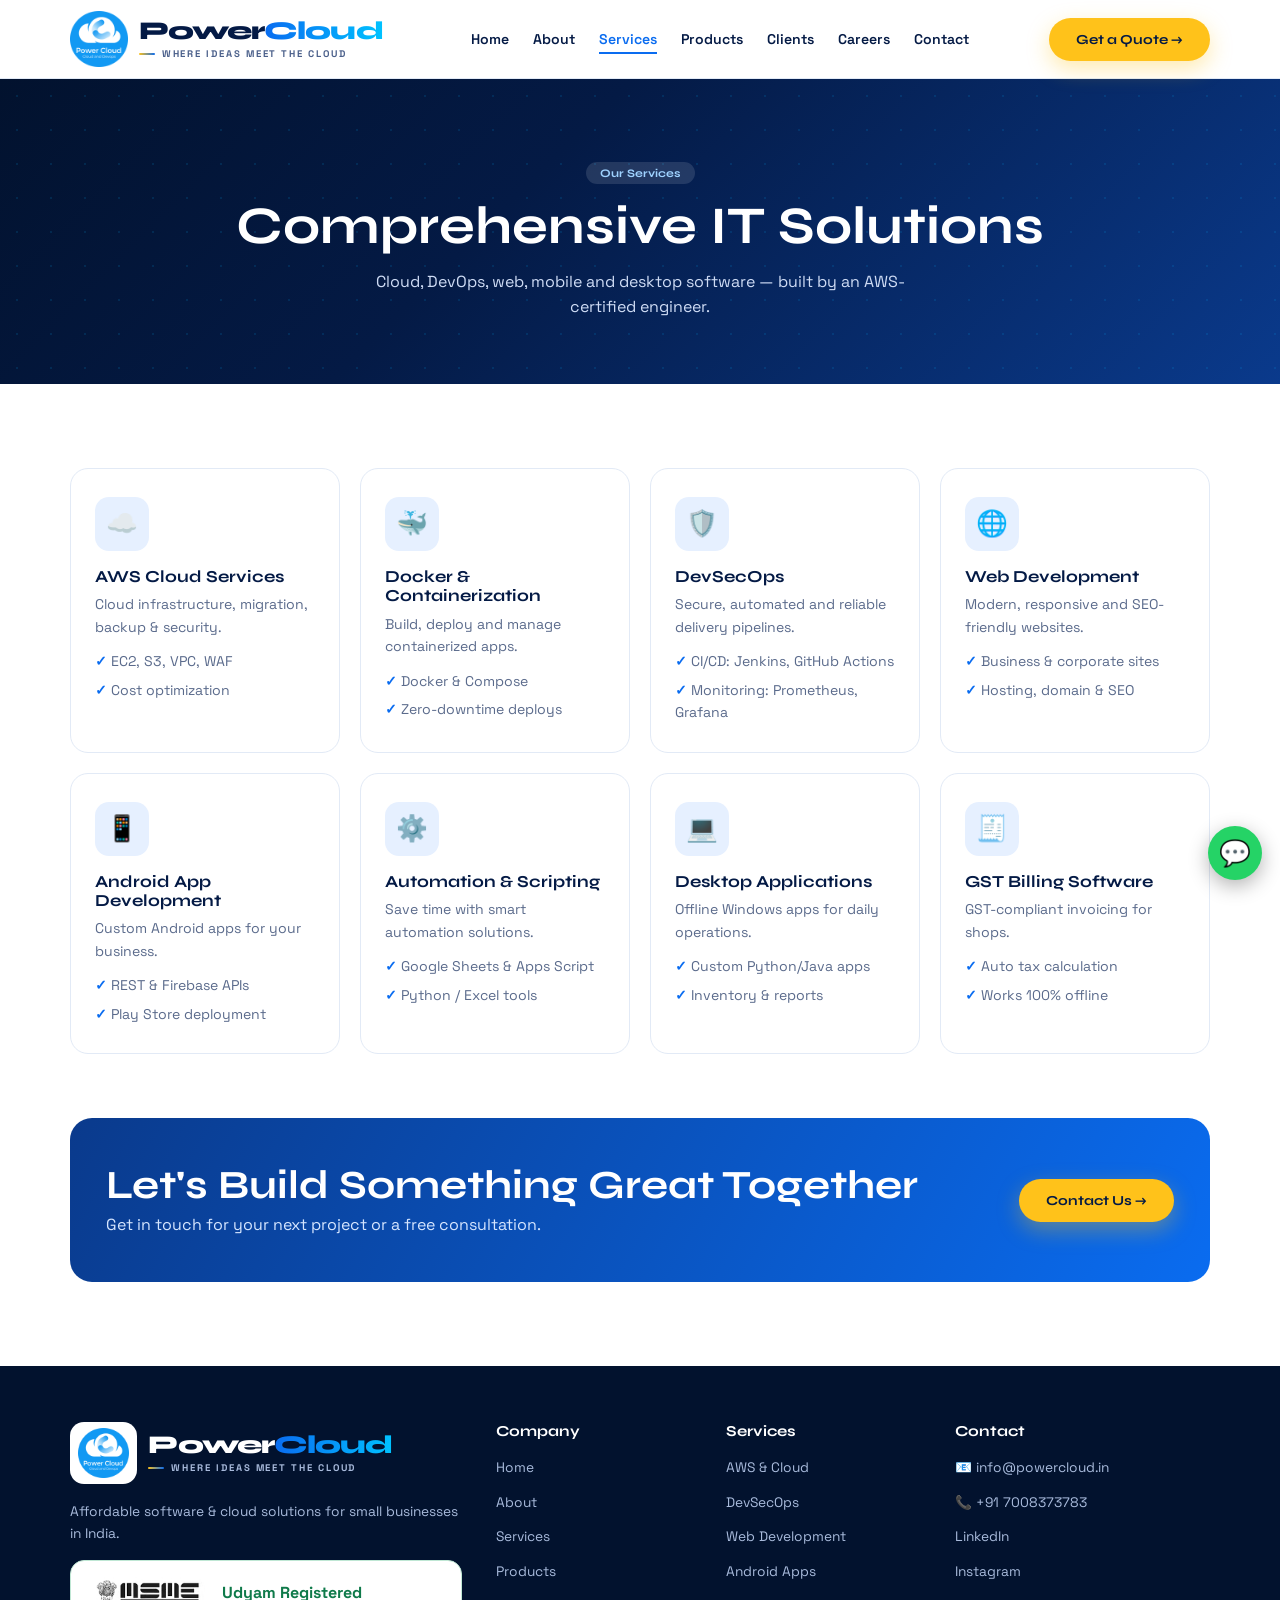
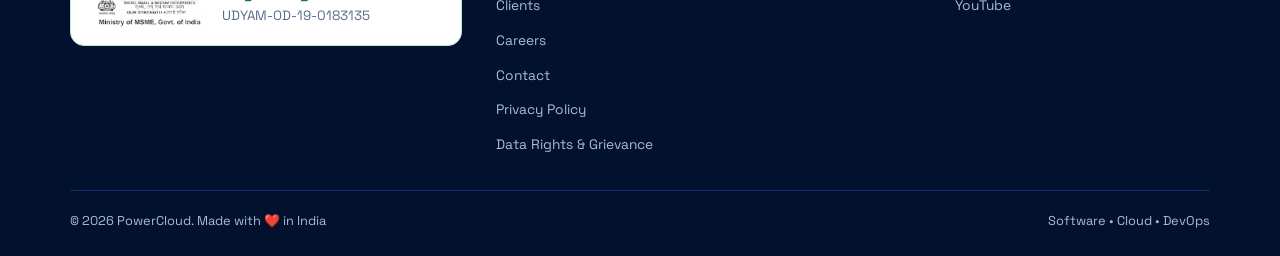
<file: services/index.html>
<!DOCTYPE html><html lang="en"><head><meta charset="UTF-8"><meta name="viewport" content="width=device-width, initial-scale=1.0">
<title>Our Services | Web, DevOps, AWS, Android &amp; Desktop Apps | PowerCloud</title><meta name="description" content="PowerCloud services: website development, DevOps and AWS automation, desktop applications, Android apps, GST billing software and business automation for Indian businesses."><meta name="keywords" content="PowerCloud services, website development India, AWS DevOps services, Android app development, desktop software, GST billing software">
<meta name="author" content="PowerCloud"><meta name="robots" content="index, follow, max-image-preview:large"><link rel="canonical" href="https://powercloud.in/services/">
<link rel="icon" type="image/png" href="https://powercloud.in/images/powercloud_logo.png">
<meta property="og:type" content="website"><meta property="og:site_name" content="PowerCloud"><meta property="og:url" content="https://powercloud.in/services.html"><meta property="og:title" content="Our Services | Web, DevOps, AWS, Android &amp; Desktop Apps | PowerCloud"><meta property="og:description" content="PowerCloud services: website development, DevOps and AWS automation, desktop applications, Android apps, GST billing software and business automation for Indian businesses."><meta property="og:image" content="https://powercloud.in/images/powercloud_logo.png">
<meta name="twitter:card" content="summary_large_image"><meta name="twitter:title" content="Our Services | Web, DevOps, AWS, Android &amp; Desktop Apps | PowerCloud"><meta name="twitter:description" content="PowerCloud services: website development, DevOps and AWS automation, desktop applications, Android apps, GST billing software and business automation for Indian businesses."><meta name="theme-color" content="#2563eb"><link href="https://fonts.googleapis.com/css2?family=Space+Grotesk:wght@300;400;500;600;700&family=Syne:wght@400;600;700;800&display=swap" rel="stylesheet"/><link rel="stylesheet" href="../assets/style.css"></head><body>
<nav><div class="c"><a class="brand" href="../"><img src="../images/powercloud_logo.png" alt="PowerCloud logo"><span class="bt2"><b>Power<em>Cloud</em></b><small>Where Ideas Meet the Cloud</small></span></a><ul class="lk"><li><a href="../">Home</a></li><li><a href="../about/">About</a></li><li><a href="../services/" class=on>Services</a></li><li><a href="../products/">Products</a></li><li><a href="../clients/">Clients</a></li><li><a href="../careers/">Careers</a></li><li><a href="../contact">Contact</a></li></ul>
<a class="btn bp nb" href="../contact">Get a Quote →</a><button class="ham" aria-label="Menu">☰</button></div></nav>
<header class="ph"><div class="c"><span class="lb">Our Services</span><h1>Comprehensive IT Solutions</h1><p class="sub">Cloud, DevOps, web, mobile and desktop software — built by an AWS-certified engineer.</p></div></header><section class="s"><div class="c"><div class="gr g4" style="margin-top:0"><div class="cd rv"><div class="ic">☁️</div><h3>AWS Cloud Services</h3><p>Cloud infrastructure, migration, backup & security.</p><ul><li>EC2, S3, VPC, WAF</li><li>Cost optimization</li></ul></div><div class="cd rv"><div class="ic">🐳</div><h3>Docker & Containerization</h3><p>Build, deploy and manage containerized apps.</p><ul><li>Docker & Compose</li><li>Zero-downtime deploys</li></ul></div><div class="cd rv"><div class="ic">🛡️</div><h3>DevSecOps</h3><p>Secure, automated and reliable delivery pipelines.</p><ul><li>CI/CD: Jenkins, GitHub Actions</li><li>Monitoring: Prometheus, Grafana</li></ul></div><div class="cd rv"><div class="ic">🌐</div><h3>Web Development</h3><p>Modern, responsive and SEO-friendly websites.</p><ul><li>Business & corporate sites</li><li>Hosting, domain & SEO</li></ul></div><div class="cd rv"><div class="ic">📱</div><h3>Android App Development</h3><p>Custom Android apps for your business.</p><ul><li>REST & Firebase APIs</li><li>Play Store deployment</li></ul></div><div class="cd rv"><div class="ic">⚙️</div><h3>Automation & Scripting</h3><p>Save time with smart automation solutions.</p><ul><li>Google Sheets & Apps Script</li><li>Python / Excel tools</li></ul></div><div class="cd rv"><div class="ic">💻</div><h3>Desktop Applications</h3><p>Offline Windows apps for daily operations.</p><ul><li>Custom Python/Java apps</li><li>Inventory & reports</li></ul></div><div class="cd rv"><div class="ic">🧾</div><h3>GST Billing Software</h3><p>GST-compliant invoicing for shops.</p><ul><li>Auto tax calculation</li><li>Works 100% offline</li></ul></div></div><div class="bn rv"><div><h2>Let's Build Something Great Together</h2><p>Get in touch for your next project or a free consultation.</p></div><a class="btn bp" href="../contact">Contact Us →</a></div></div></section>
<footer><div class="c"><div class="fg"><div><a class="brand" href="../" style="margin-bottom:16px"><span class="lg"><img src="../images/powercloud_logo.png" alt="PowerCloud logo"></span><span class="bt2"><b>Power<em>Cloud</em></b><small>Where Ideas Meet the Cloud</small></span></a><p>Affordable software &amp; cloud solutions for small businesses in India.</p>
<div class="udy" style="background:#fff;margin-top:16px"><img src="../images/udyam_logo.png" alt="Udyam Registration - MSME, Government of India"><div><b>Udyam Registered</b><span>UDYAM-OD-19-0183135</span></div></div></div>
<div><h4>Company</h4><ul><li><a href="../">Home</a></li><li><a href="../about/">About</a></li><li><a href="../services/">Services</a></li><li><a href="../products/">Products</a></li><li><a href="../clients/">Clients</a></li><li><a href="../careers/">Careers</a></li><li><a href="../contact">Contact</a></li><li><a href="../privacy-policy/">Privacy Policy</a></li><li><a href="../data-request/">Data Rights &amp; Grievance</a></li></ul></div>
<div><h4>Services</h4><ul><li><a href="../services/">AWS &amp; Cloud</a></li><li><a href="../services/">DevSecOps</a></li><li><a href="../services/">Web Development</a></li><li><a href="../services/">Android Apps</a></li></ul></div>
<div><h4>Contact</h4><ul><li><a href="mailto:info@powercloud.in">📧 info@powercloud.in</a></li><li><a href="tel:+917008373783">📞 +91 7008373783</a></li><li><a href="https://www.linkedin.com/company/powercloud-in/" target="_blank" rel="noopener">LinkedIn</a></li><li><a href="https://www.instagram.com/powercloud_india" target="_blank" rel="noopener">Instagram</a></li><li><a href="https://www.youtube.com/@PowerCloud-cn6yg" target="_blank" rel="noopener">YouTube</a></li></ul></div></div>
<div class="fb"><span>© <span id="yr"></span> PowerCloud. Made with ❤️ in India</span><span>Software • Cloud • DevOps</span></div></div></footer>
<a class="fab" href="https://wa.me/917008373783" target="_blank" rel="noopener" title="WhatsApp">💬</a><script src="../assets/site.js"></script></body></html>
</file>
<file: assets/style.css>
:root{--nv:#041a45;--nv2:#0a3a8c;--ac:#0a6cf0;--ac2:#00b4ff;--yl:#ffc21a;--tx:#0b1f44;--mu:#5b6b8c;--bd:#e2eaf6;--sf:#f2f7fe;--fh:'Syne',sans-serif;--fb:'Space Grotesk',sans-serif}
*{box-sizing:border-box;margin:0;padding:0}html{scroll-behavior:smooth}
body{background:#fff;color:var(--tx);font-family:var(--fb);line-height:1.6;overflow-x:hidden;padding-bottom:0}
a{text-decoration:none;color:inherit}img{max-width:100%;display:block}
.c{max-width:1180px;margin:0 auto;padding:0 20px}.s{padding:84px 0}.alt{background:var(--sf)}
h1,h2,h3{font-family:var(--fh);line-height:1.15;color:var(--nv)}h2{font-size:clamp(1.7rem,3.4vw,2.5rem);margin-bottom:12px}
.lb{display:inline-block;padding:4px 14px;border-radius:99px;background:#dcecff;color:var(--ac);font:700 .72rem var(--fh);margin-bottom:12px}
.sub{color:var(--mu);max-width:560px}.ct{text-align:center}.ct .sub{margin:0 auto}
.btn{display:inline-flex;gap:8px;align-items:center;justify-content:center;padding:12px 26px;border-radius:99px;font:700 .86rem var(--fh);border:1.5px solid transparent;cursor:pointer;transition:.25s}
.bp{background:var(--yl);color:var(--nv);box-shadow:0 8px 22px rgba(255,194,26,.35)}.bp:hover{transform:translateY(-3px)}
.bb{background:var(--ac);color:#fff}.bb:hover{transform:translateY(-3px);background:#0858c4}
.bg{border-color:rgba(255,255,255,.55);color:#fff}.bg:hover{background:#fff;color:var(--nv)}.bo{border-color:var(--ac);color:var(--ac)}.bo:hover{background:var(--ac);color:#fff}
nav{position:sticky;top:0;z-index:50;background:rgba(255,255,255,.94);backdrop-filter:blur(12px);border-bottom:1px solid var(--bd)}
nav .c{display:flex;align-items:center;justify-content:space-between;height:68px}nav img{height:42px}
.lk{display:flex;gap:30px;list-style:none}.lk a{font:600 .88rem var(--fb);color:var(--nv);position:relative;padding:6px 0}
.lk a:after{content:'';position:absolute;left:0;bottom:0;height:2px;width:0;background:var(--ac);transition:.3s}.lk a:hover:after,.lk a.on:after{width:100%}.lk a.on{color:var(--ac)}
.ham{display:none;background:none;border:0;font-size:1.7rem;color:var(--nv);cursor:pointer}
.hero,.ph{background:linear-gradient(135deg,#02122e,var(--nv) 40%,var(--nv2));color:#fff;position:relative;overflow:hidden}
.hero:before,.ph:before{content:'';position:absolute;inset:0;background-image:radial-gradient(rgba(0,180,255,.25) 1.2px,transparent 1.2px);background-size:34px 34px;animation:pan 30s linear infinite;opacity:.5}
@keyframes pan{to{background-position:340px 340px}}
.hero .c{position:relative;display:grid;grid-template-columns:1.05fr 1fr;gap:30px;align-items:center;padding-top:70px;padding-bottom:60px}
.pill{display:inline-flex;gap:8px;align-items:center;padding:6px 16px;border:1px solid rgba(255,255,255,.3);border-radius:99px;font-size:.78rem;background:rgba(255,255,255,.08)}
.hero h1{color:#fff;font-size:clamp(2.3rem,5.5vw,4rem);margin:18px 0 16px}.hero h1 b{color:var(--ac2);background:linear-gradient(90deg,#00b4ff,#7cf);-webkit-background-clip:text;background-clip:text;-webkit-text-fill-color:transparent}
.hero p.sub{color:#cfdcf5;margin-bottom:26px}.bt{display:flex;gap:12px;flex-wrap:wrap}
.mini{display:flex;gap:26px;flex-wrap:wrap;margin-top:34px;font-size:.82rem;color:#cfdcf5}.mini span{display:flex;gap:8px;align-items:center}
.art{position:relative}.art svg{width:100%;height:auto;animation:fl 5s ease-in-out infinite;filter:drop-shadow(0 30px 40px rgba(0,120,255,.45))}
@keyframes fl{50%{transform:translateY(-16px)}}
.tag2{position:absolute;right:2%;top:4%;font:italic 600 1.2rem 'Space Grotesk';transform:rotate(-8deg);color:#fff;text-align:center}
.tr{background:#fff;border-bottom:1px solid var(--bd)}.tr .c{display:flex;gap:24px;align-items:center;justify-content:center;flex-wrap:wrap;padding-top:18px;padding-bottom:18px;font-size:.86rem;color:var(--mu)}
.tr img{height:46px;width:auto}.tr b{color:var(--tx)}
.ph{text-align:center;padding:80px 0 64px}.ph .c{position:relative}.ph h1{color:#fff;font-size:clamp(2rem,4.8vw,3.3rem);margin-bottom:12px}.ph .sub{margin:0 auto;color:#cfdcf5}.ph .lb{background:rgba(255,255,255,.12);color:#9fd2ff}
.gr{display:grid;gap:20px;margin-top:44px}.g2{grid-template-columns:repeat(2,1fr)}.g3{grid-template-columns:repeat(3,1fr)}.g4{grid-template-columns:repeat(4,1fr)}
.cd{background:#fff;border:1px solid var(--bd);border-radius:18px;padding:28px 24px;transition:.3s;display:block}
.cd:hover{transform:translateY(-8px);border-color:#9cc4ff;box-shadow:0 22px 44px rgba(10,108,240,.16)}
.ic{font-size:1.6rem;width:54px;height:54px;border-radius:14px;display:flex;align-items:center;justify-content:center;background:#e6f0ff;margin-bottom:16px;transition:.3s}.cd:hover .ic{transform:rotate(-8deg) scale(1.1)}
.cd h3{font-size:1.05rem;margin-bottom:7px}.cd p,.cd li{color:var(--mu);font-size:.88rem}.cd ul{list-style:none;margin-top:12px;display:grid;gap:6px}.cd li:before{content:'✓ ';color:var(--ac);font-weight:700}
.tag{display:inline-block;margin-bottom:12px;padding:4px 12px;border-radius:99px;font-size:.7rem;font-weight:700;background:#fff3cf;color:#9a6a00}
.st4{display:grid;grid-template-columns:repeat(4,1fr);gap:18px}.st4 div{text-align:center;padding:26px 10px;border-radius:18px;background:#fff;border:1px solid var(--bd)}
.st4 b{display:block;font:800 2.2rem var(--fh);color:var(--ac)}.st4 span{font-size:.8rem;color:var(--mu)}
.steps{counter-reset:n}.steps .cd{position:relative}.steps .cd:before{counter-increment:n;content:'0' counter(n);position:absolute;right:20px;top:14px;font:800 2.4rem var(--fh);color:#e6f0ff}
.udy{display:flex;gap:16px;align-items:center;margin-top:24px;padding:16px 20px;border:1px solid #bfe7d4;background:#effaf4;border-radius:14px}.udy img{height:52px;width:auto}.udy b{color:#0f7a4a}.udy span{display:block;font-size:.84rem;color:var(--mu)}
.mq{overflow:hidden;margin-top:34px;mask-image:linear-gradient(90deg,transparent,#000 10%,#000 90%,transparent)}.mq div{display:flex;gap:18px;width:max-content;animation:mq 28s linear infinite}.mq:hover div{animation-play-state:paused}
@keyframes mq{to{transform:translateX(-50%)}}.mq a{display:flex;gap:12px;align-items:center;padding:14px 26px;border:1px solid var(--bd);border-radius:14px;background:#fff;font:700 .9rem var(--fh);white-space:nowrap}.mq img{height:34px;width:34px;object-fit:contain}
.quote{margin-top:34px;padding:28px;border-radius:18px;background:#fff;border:1px solid var(--bd);max-width:720px;margin-inline:auto;color:var(--mu);font-style:italic}.quote b{display:block;margin-top:12px;font-style:normal;color:var(--nv)}
.bn{background:linear-gradient(120deg,var(--nv2),var(--ac));color:#fff;border-radius:22px;padding:44px 36px;display:flex;justify-content:space-between;align-items:center;gap:24px;flex-wrap:wrap;margin-top:64px}.bn h2{color:#fff;margin:0 0 4px}.bn p{color:#d6e6ff}
.th{height:120px;border-radius:12px;margin-bottom:14px;display:flex;align-items:center;justify-content:center;font-size:2.6rem;background:linear-gradient(135deg,var(--nv),var(--ac))}
.pl{display:flex;flex-wrap:wrap;gap:9px;margin-top:18px}.pl span{padding:6px 15px;border-radius:99px;background:#fff;border:1px solid var(--bd);font-size:.8rem;font-weight:600}
.cg{display:grid;grid-template-columns:1fr 1.3fr;gap:44px}.ci{display:flex;gap:14px;margin-bottom:20px}.ci i{font-style:normal;width:44px;height:44px;border-radius:12px;background:#e6f0ff;display:flex;align-items:center;justify-content:center;flex-shrink:0}.ci small{display:block;color:var(--mu);font-size:.75rem}
form{background:#fff;border:1px solid var(--bd);border-radius:20px;padding:30px;display:grid;gap:14px;box-shadow:0 20px 50px rgba(10,60,140,.08)}.r2{display:grid;grid-template-columns:1fr 1fr;gap:14px}
label{font:600 .76rem var(--fb);color:var(--mu);display:block;margin-bottom:5px}input,select,textarea{width:100%;background:var(--sf);border:1.5px solid var(--bd);border-radius:10px;padding:12px 14px;color:var(--tx);font:1rem var(--fb);outline:0}
input:focus,select:focus,textarea:focus{border-color:var(--ac);background:#fff}textarea{min-height:110px;resize:vertical}.hp{position:absolute;left:-9999px}#msg{font-size:.88rem;min-height:20px}
footer{background:#02122e;color:#a9bbdc;padding:56px 0 24px}.fg{display:grid;grid-template-columns:2fr 1fr 1fr 1.3fr;gap:34px}footer h4{color:#fff;margin-bottom:14px;font:700 .95rem var(--fh)}
footer ul{list-style:none;display:grid;gap:9px}footer a,footer p{font-size:.86rem}footer li a:hover{color:var(--yl)}.fb{margin-top:34px;padding-top:20px;border-top:1px solid #12306a;font-size:.8rem;display:flex;justify-content:space-between;flex-wrap:wrap;gap:8px}
.fab{position:fixed;right:18px;bottom:20px;width:54px;height:54px;border-radius:50%;background:#25d366;display:flex;align-items:center;justify-content:center;font-size:1.6rem;z-index:40;box-shadow:0 6px 20px rgba(0,0,0,.3);animation:pu 2.4s infinite}
@keyframes pu{0%{box-shadow:0 0 0 0 rgba(37,211,102,.6)}70%,100%{box-shadow:0 0 0 16px rgba(37,211,102,0)}}
.rv{opacity:0;transform:translateY(28px);transition:opacity .7s,transform .7s}.rv.v{opacity:1;transform:none}.rv:nth-child(2){transition-delay:.1s}.rv:nth-child(3){transition-delay:.2s}.rv:nth-child(4){transition-delay:.3s}
@media(max-width:900px){.s{padding:60px 0}.hero .c,.g2,.g3,.cg,.fg{grid-template-columns:1fr}.g4,.st4{grid-template-columns:1fr 1fr}.ham{display:block}.art{max-width:380px;margin:0 auto}.tag2{font-size:.9rem}
.lk{display:none;position:absolute;top:68px;left:0;right:0;flex-direction:column;gap:0;background:#fff;border-bottom:1px solid var(--bd);box-shadow:0 20px 30px rgba(0,0,0,.08)}.lk.o{display:flex}.lk a{display:block;padding:15px 20px;border-top:1px solid var(--bd)}.nb{display:none}
.r2{grid-template-columns:1fr}.bt .btn{flex:1 1 100%}.bn{text-align:center;justify-content:center;padding:34px 22px}.hero .c{padding-top:44px}.mini{gap:16px}}
@media(max-width:480px){.g4,.st4{grid-template-columns:1fr}.st4{grid-template-columns:1fr 1fr}}
@media(prefers-reduced-motion:reduce){*{animation:none!important;transition:none!important}.rv{opacity:1;transform:none}}
nav .c{height:78px}.brand{display:flex;align-items:center;gap:11px}.brand img{height:56px;width:auto}
.bt2 b{display:block;font:800 1.5rem var(--fh);line-height:1;background:linear-gradient(90deg,var(--nv),var(--ac));-webkit-background-clip:text;background-clip:text;-webkit-text-fill-color:transparent}
.bt2 small{display:block;margin-top:5px;font:700 .62rem var(--fb);letter-spacing:.16em;text-transform:uppercase;color:var(--ac)}
footer .lg{background:#fff;border-radius:14px;padding:6px 8px;display:flex}footer .brand img{height:50px}footer .bt2 b{background:none;-webkit-text-fill-color:#fff;color:#fff}footer .bt2 small{color:var(--yl)}
#hs{height:420vh;position:relative}.hero{position:sticky;top:78px;height:calc(100vh - 78px);min-height:540px}.hero:before{pointer-events:none}
.sl{position:absolute;inset:0;display:flex;align-items:center;opacity:0;visibility:hidden;transition:opacity .8s,visibility .8s}.sl.on{opacity:1;visibility:visible}
.sl .c{width:100%;padding-top:20px;padding-bottom:70px}.sl h1{font-size:clamp(1.8rem,4.6vw,3.5rem)}
.sl .tx>*,.sl .art{opacity:0;transform:translateY(26px)}.sl.on .tx>*,.sl.on .art{animation:up .8s forwards}.sl.on .tx>:nth-child(2){animation-delay:.12s}.sl.on .tx>:nth-child(3){animation-delay:.24s}.sl.on .tx>:nth-child(4){animation-delay:.36s}.sl.on .art{animation-delay:.2s}
@keyframes up{to{opacity:1;transform:none}}
.dots{position:absolute;bottom:20px;left:50%;transform:translateX(-50%);display:flex;gap:10px;z-index:3}.dots button{width:12px;height:12px;border-radius:99px;border:0;background:rgba(255,255,255,.35);cursor:pointer;transition:.3s}.dots button.on{width:34px;background:var(--yl)}
.bar{position:absolute;left:0;right:0;bottom:0;height:3px;background:rgba(255,255,255,.12)}.bar i{display:block;height:100%;width:0;background:linear-gradient(90deg,var(--ac2),var(--yl))}
.dash{stroke-dasharray:6 6;animation:ds 1s linear infinite}@keyframes ds{to{stroke-dashoffset:-12}}
.stars{color:#f5a400;letter-spacing:3px;margin-bottom:10px}.au{display:flex;gap:12px;align-items:center;margin-top:18px}.au img{width:48px;height:48px;border-radius:50%;object-fit:cover;border:1px solid var(--bd);background:#fff}
@media(max-width:900px){nav .c{height:70px}.brand img{height:46px}.bt2 b{font-size:1.2rem}.bt2 small{font-size:.54rem;letter-spacing:.1em}.lk{top:70px}
#hs{height:380vh}.hero{top:70px;height:calc(100vh - 70px);min-height:500px}.sl .c{grid-template-columns:1fr;gap:10px;padding-top:12px;padding-bottom:56px}.sl .art{order:-1;max-width:190px}.sl h1{font-size:1.75rem;margin:12px 0 10px}.sl .sub{font-size:.9rem;margin-bottom:16px}.sl .bt .btn{flex:1 1 40%;padding:11px 10px;font-size:.8rem}.sl .tag2{display:none}}
@media(max-width:360px){.bt2 small{display:none}}
.bt2 b{font:800 1.6rem var(--fh);letter-spacing:-.035em;line-height:1;color:var(--nv);background:none;-webkit-text-fill-color:currentColor;display:flex;align-items:center}
.bt2 b:after{content:'';width:8px;height:8px}
.bt2 em{font-style:normal;background:linear-gradient(90deg,#0a6cf0,#00c2ff,#0a6cf0);background-size:200% 100%;-webkit-background-clip:text;background-clip:text;-webkit-text-fill-color:transparent;animation:sh 4s linear infinite}@keyframes sh{to{background-position:-200% 0}}
.bt2 small{display:flex;align-items:center;gap:7px;font-size:.6rem;letter-spacing:.2em;color:#4a5f8a}.bt2 small:before{content:'';width:16px;height:2px;border-radius:2px;background:linear-gradient(90deg,var(--yl),var(--ac))}
footer .bt2 b{color:#fff}footer .bt2 small{color:#a9bbdc}
.art img{width:100%;aspect-ratio:4/3;object-fit:cover;border-radius:22px;border:1px solid rgba(255,255,255,.25);box-shadow:0 30px 60px rgba(0,120,255,.4);background:linear-gradient(135deg,var(--nv2),var(--ac));animation:fl 5s ease-in-out infinite}
.mv{padding:34px 30px}.mv h3{font-size:1.3rem;margin:6px 0 10px}.mv p{font-size:.95rem}
.tm{text-align:center}.tm small{color:var(--ac);font-weight:700}.av{width:124px;height:124px;margin:0 auto 16px;border-radius:50%;position:relative;overflow:hidden;background:linear-gradient(135deg,var(--ac),var(--ac2));display:flex;align-items:center;justify-content:center;font-size:2.8rem;border:4px solid #fff;box-shadow:0 10px 28px rgba(10,108,240,.28)}.av img{position:absolute;inset:0;width:100%;height:100%;object-fit:cover}
.cls{margin-top:44px;display:grid;grid-template-columns:1.1fr 1fr;gap:34px;align-items:center;padding:40px;border-radius:24px;background:linear-gradient(135deg,var(--nv),var(--nv2));position:relative;overflow:hidden}
.cls ul{list-style:none;margin:16px 0 22px;display:grid;gap:8px;color:#fff;font-size:.92rem}.cls li:before{content:'✓ ';color:var(--yl);font-weight:700}.cls form h3{margin-bottom:2px}
.fm{font-size:.88rem;min-height:20px}
@media(max-width:900px){.cls{grid-template-columns:1fr;padding:26px 18px}.sl .art{max-width:230px}.bt2 b{font-size:1.3rem}.bt2 small{font-size:.5rem;letter-spacing:.12em}.bt2 small:before{width:10px}}
.vh{position:relative!important;top:auto!important;height:calc(100vh - 78px);height:calc(100svh - 78px);min-height:540px;display:flex;align-items:center}.vh:before{display:none}
.bgv{position:absolute;inset:0;width:100%;height:100%;object-fit:cover}
.ov{position:absolute;inset:0;background:linear-gradient(90deg,rgba(2,18,46,.88),rgba(2,18,46,.55) 55%,rgba(2,18,46,.2))}
.vh .c{position:relative;display:block;width:100%;padding-top:40px;padding-bottom:60px}.vh .tx{max-width:650px}
.vh .tx>*{opacity:0;animation:up .8s forwards}.vh .tx>:nth-child(2){animation-delay:.12s}.vh .tx>:nth-child(3){animation-delay:.24s}.vh .tx>:nth-child(4){animation-delay:.36s}
.mt{position:absolute;right:20px;bottom:20px;z-index:3;width:46px;height:46px;border-radius:50%;border:1px solid rgba(255,255,255,.45);background:rgba(0,0,0,.45);color:#fff;font-size:1.1rem;cursor:pointer;backdrop-filter:blur(6px)}
@media(max-width:900px){.vh{height:calc(100vh - 70px);height:calc(100svh - 70px);min-height:500px}.ov{background:rgba(2,18,46,.72)}.vh .tx{text-align:center;margin:0 auto}.vh .bt{justify-content:center}}
input[type=file]{padding:10px;background:#fff;border-style:dashed;cursor:pointer}.lk{gap:24px}
@media(max-width:1100px) and (min-width:901px){.nb{display:none}.lk{gap:18px}}


.ck{display:flex;gap:10px;align-items:flex-start;font-size:.82rem;color:var(--mu);line-height:1.5;cursor:pointer;background:#fff;border:1.5px solid var(--bd);border-radius:12px;padding:12px 14px;transition:border-color .2s,background .2s}
.ck input{width:18px;height:18px;margin-top:3px;flex-shrink:0;accent-color:var(--ac)}
.ck a{color:var(--ac);text-decoration:underline}
.ck:hover{border-color:var(--ac)}
.ck:has(input:checked){border-color:var(--ac);background:var(--sf)}
.nt{font-size:.78rem;color:var(--mu);background:var(--sf);border-radius:10px;padding:10px 12px;line-height:1.5}
</file>
